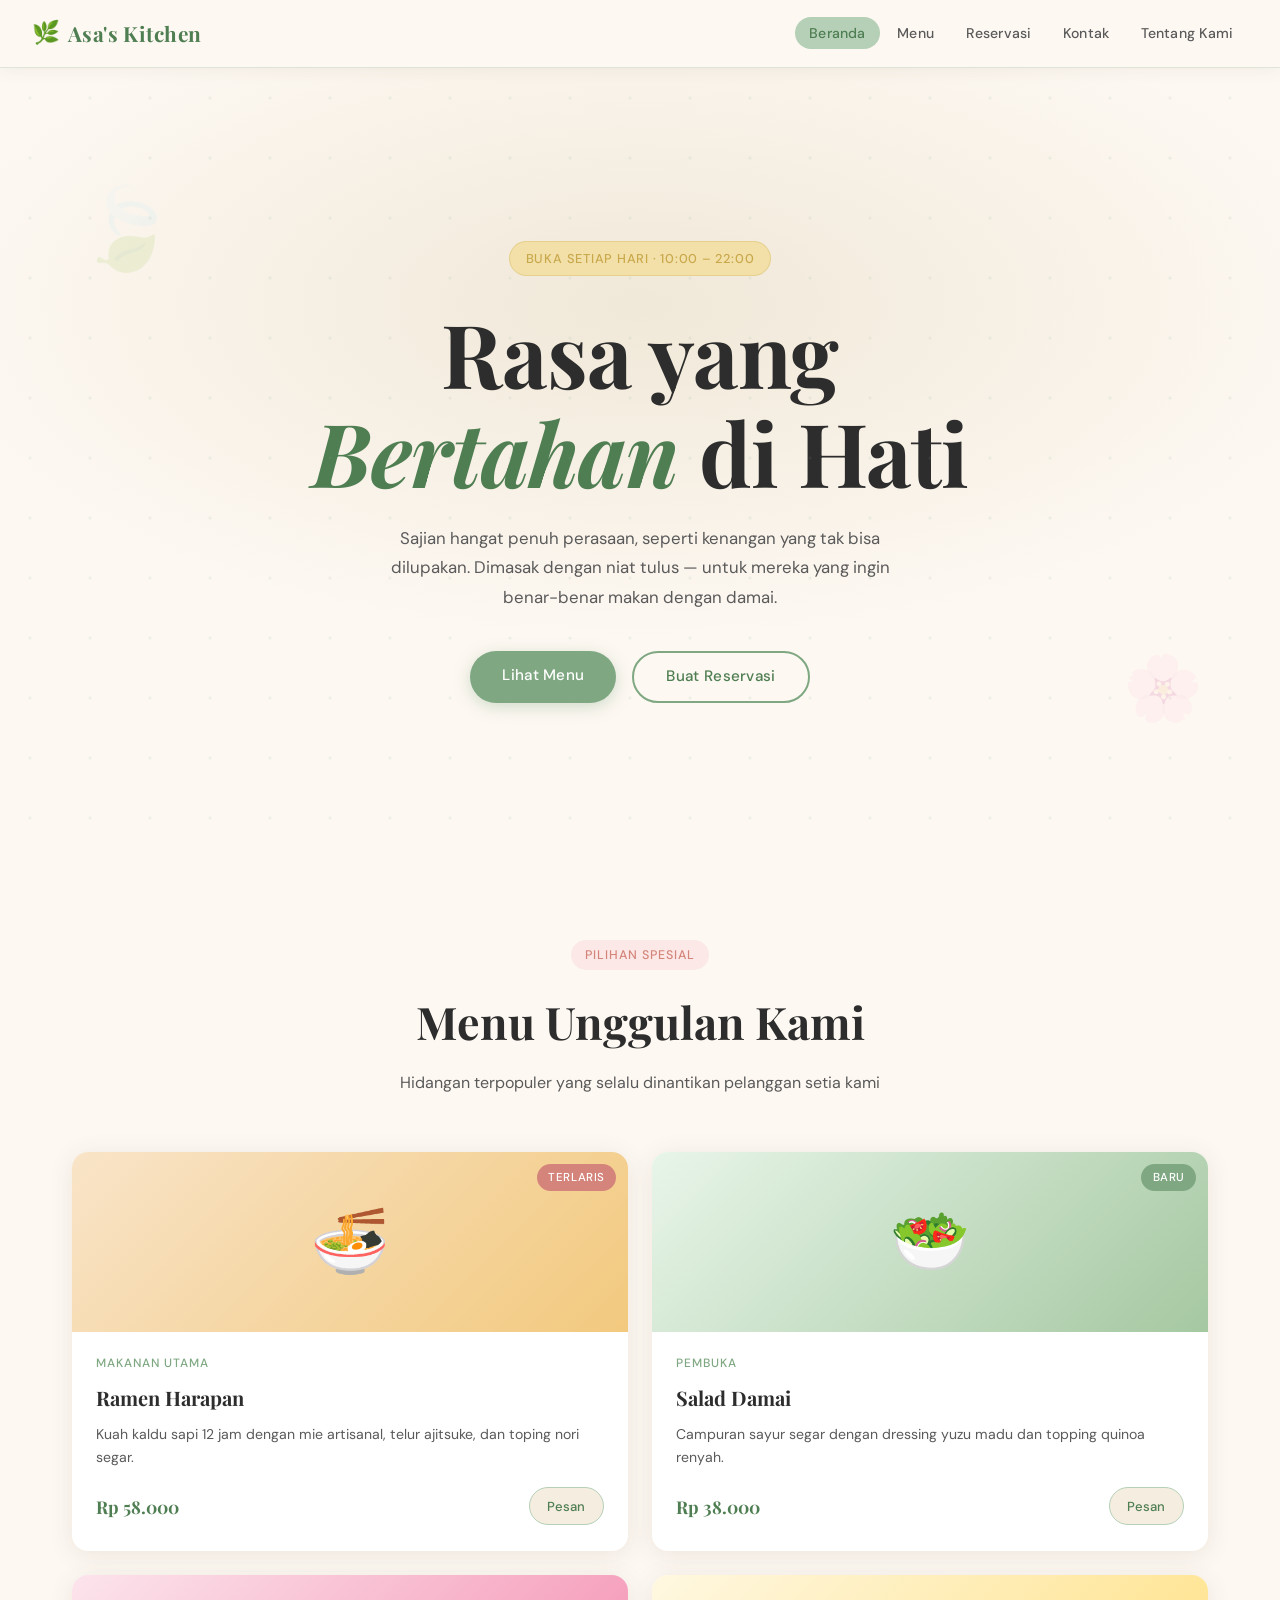
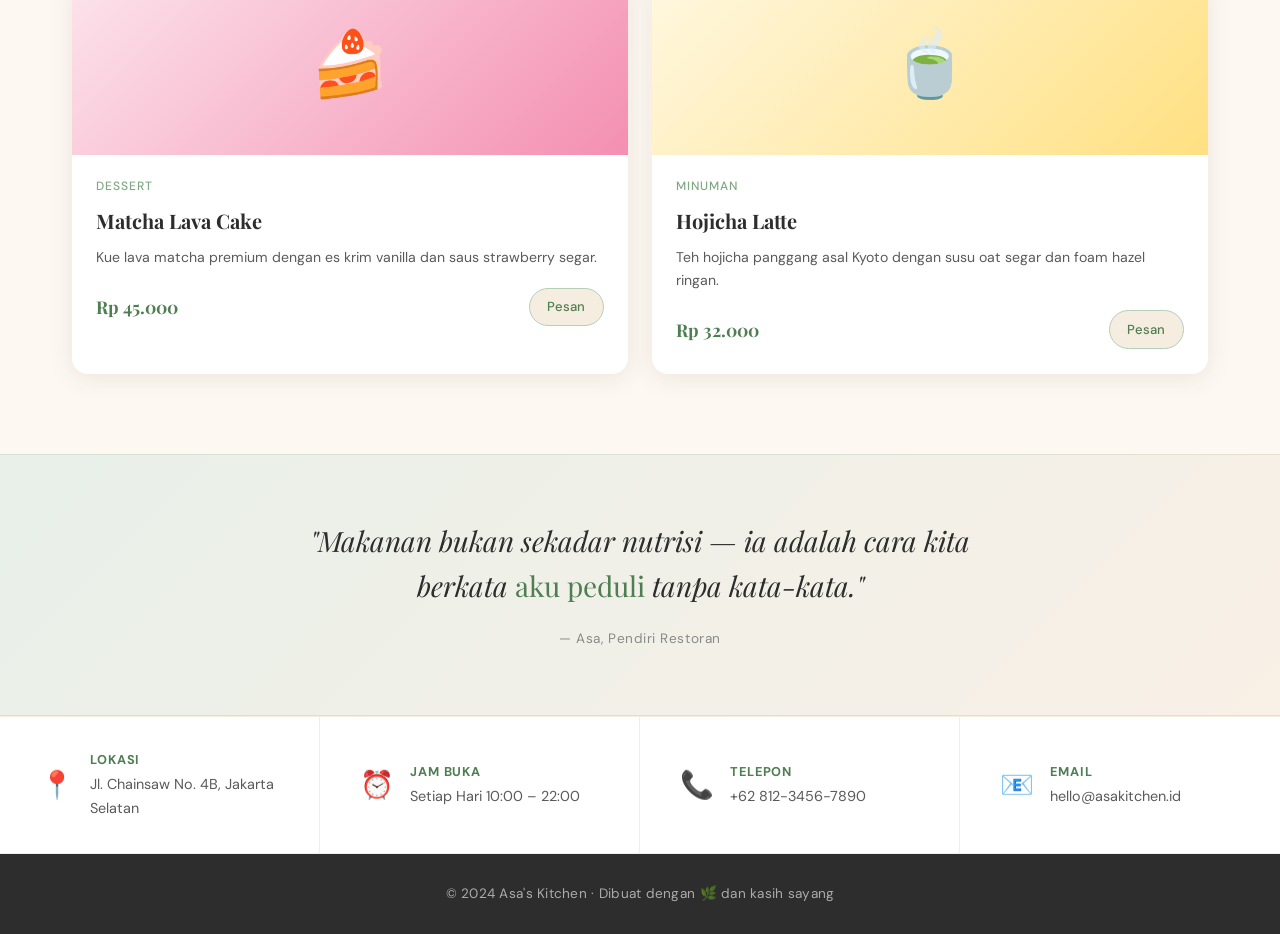
<file: index.html>
<!DOCTYPE html>
<html lang="id">
<head>
  <meta charset="UTF-8" />
  <meta name="viewport" content="width=device-width, initial-scale=1.0" />
  <title>Asa's Kitchen — Menu Restoran Digital</title>
  <link rel="preconnect" href="https://fonts.googleapis.com" />
  <link href="https://fonts.googleapis.com/css2?family=Playfair+Display:ital,wght@0,400;0,700;1,400&family=DM+Sans:wght@300;400;500&display=swap" rel="stylesheet" />
  <link rel="stylesheet" href="style.css" />
</head>
<body>

  <!-- NAVBAR -->
  <nav class="navbar" id="navbar">
    <div class="nav-brand">
      <span class="nav-logo">🌿</span>
      <span class="nav-title">Asa's Kitchen</span>
    </div>
    <button class="nav-toggle" id="navToggle" aria-label="Toggle menu">☰</button>
    <ul class="nav-links" id="navLinks">
      <li><a href="index.html" class="active">Beranda</a></li>
      <li><a href="menu.html">Menu</a></li>
      <li><a href="reservasi.html">Reservasi</a></li>
      <li><a href="kontak.html">Kontak</a></li>
      <li><a href="tentang.html">Tentang Kami</a></li>
    </ul>
  </nav>

  <!-- HERO -->
  <section class="hero">
    <div class="hero-badge">Buka Setiap Hari · 10:00 – 22:00</div>
    <h1 class="hero-title">Rasa yang<br><em>Bertahan</em> di Hati</h1>
    <p class="hero-sub">Sajian hangat penuh perasaan, seperti kenangan yang tak bisa dilupakan. Dimasak dengan niat tulus — untuk mereka yang ingin benar-benar makan dengan damai.</p>
    <div class="hero-cta">
      <a href="menu.html" class="btn-primary">Lihat Menu</a>
      <a href="reservasi.html" class="btn-outline">Buat Reservasi</a>
    </div>
    <div class="hero-deco deco-leaf">🍃</div>
    <div class="hero-deco deco-flower">🌸</div>
  </section>

  <!-- FEATURED SECTION -->
  <section class="section featured">
    <div class="section-header">
      <span class="section-tag">Pilihan Spesial</span>
      <h2>Menu Unggulan Kami</h2>
      <p>Hidangan terpopuler yang selalu dinantikan pelanggan setia kami</p>
    </div>

    <div class="cards-flex">
      <div class="card">
        <div class="card-img-wrap">
          <div class="card-img" style="background: linear-gradient(135deg, #f9e4c8 0%, #f2c97e 100%);">🍜</div>
          <span class="card-badge">Terlaris</span>
        </div>
        <div class="card-body">
          <div class="card-cat">Makanan Utama</div>
          <h3 class="card-title">Ramen Harapan</h3>
          <p class="card-desc">Kuah kaldu sapi 12 jam dengan mie artisanal, telur ajitsuke, dan toping nori segar.</p>
          <div class="card-footer">
            <span class="card-price">Rp 58.000</span>
            <a href="menu.html" class="card-btn">Pesan</a>
          </div>
        </div>
      </div>

      <div class="card">
        <div class="card-img-wrap">
          <div class="card-img" style="background: linear-gradient(135deg, #e8f5e9 0%, #a5c8a1 100%);">🥗</div>
          <span class="card-badge new">Baru</span>
        </div>
        <div class="card-body">
          <div class="card-cat">Pembuka</div>
          <h3 class="card-title">Salad Damai</h3>
          <p class="card-desc">Campuran sayur segar dengan dressing yuzu madu dan topping quinoa renyah.</p>
          <div class="card-footer">
            <span class="card-price">Rp 38.000</span>
            <a href="menu.html" class="card-btn">Pesan</a>
          </div>
        </div>
      </div>

      <div class="card">
        <div class="card-img-wrap">
          <div class="card-img" style="background: linear-gradient(135deg, #fce4ec 0%, #f48fb1 100%);">🍰</div>
        </div>
        <div class="card-body">
          <div class="card-cat">Dessert</div>
          <h3 class="card-title">Matcha Lava Cake</h3>
          <p class="card-desc">Kue lava matcha premium dengan es krim vanilla dan saus strawberry segar.</p>
          <div class="card-footer">
            <span class="card-price">Rp 45.000</span>
            <a href="menu.html" class="card-btn">Pesan</a>
          </div>
        </div>
      </div>

      <div class="card">
        <div class="card-img-wrap">
          <div class="card-img" style="background: linear-gradient(135deg, #fff8e1 0%, #ffe082 100%);">🍵</div>
        </div>
        <div class="card-body">
          <div class="card-cat">Minuman</div>
          <h3 class="card-title">Hojicha Latte</h3>
          <p class="card-desc">Teh hojicha panggang asal Kyoto dengan susu oat segar dan foam hazel ringan.</p>
          <div class="card-footer">
            <span class="card-price">Rp 32.000</span>
            <a href="menu.html" class="card-btn">Pesan</a>
          </div>
        </div>
      </div>
    </div>
  </section>

  <!-- QUOTE BANNER -->
  <section class="quote-banner">
    <blockquote>
      "Makanan bukan sekadar nutrisi — ia adalah cara kita berkata <em>aku peduli</em> tanpa kata-kata."
    </blockquote>
    <cite>— Asa, Pendiri Restoran</cite>
  </section>

  <!-- INFO STRIP -->
  <section class="info-strip">
    <div class="info-item">
      <span class="info-icon">📍</span>
      <div>
        <strong>Lokasi</strong>
        <p>Jl. Chainsaw No. 4B, Jakarta Selatan</p>
      </div>
    </div>
    <div class="info-item">
      <span class="info-icon">⏰</span>
      <div>
        <strong>Jam Buka</strong>
        <p>Setiap Hari 10:00 – 22:00</p>
      </div>
    </div>
    <div class="info-item">
      <span class="info-icon">📞</span>
      <div>
        <strong>Telepon</strong>
        <p>+62 812-3456-7890</p>
      </div>
    </div>
    <div class="info-item">
      <span class="info-icon">📧</span>
      <div>
        <strong>Email</strong>
        <p>hello@asakitchen.id</p>
      </div>
    </div>
  </section>

  <!-- FOOTER -->
  <footer class="footer">
    <p>© 2024 Asa's Kitchen · Dibuat dengan 🌿 dan kasih sayang</p>
  </footer>

  <script src="main.js"></script>
</body>
</html>
</file>
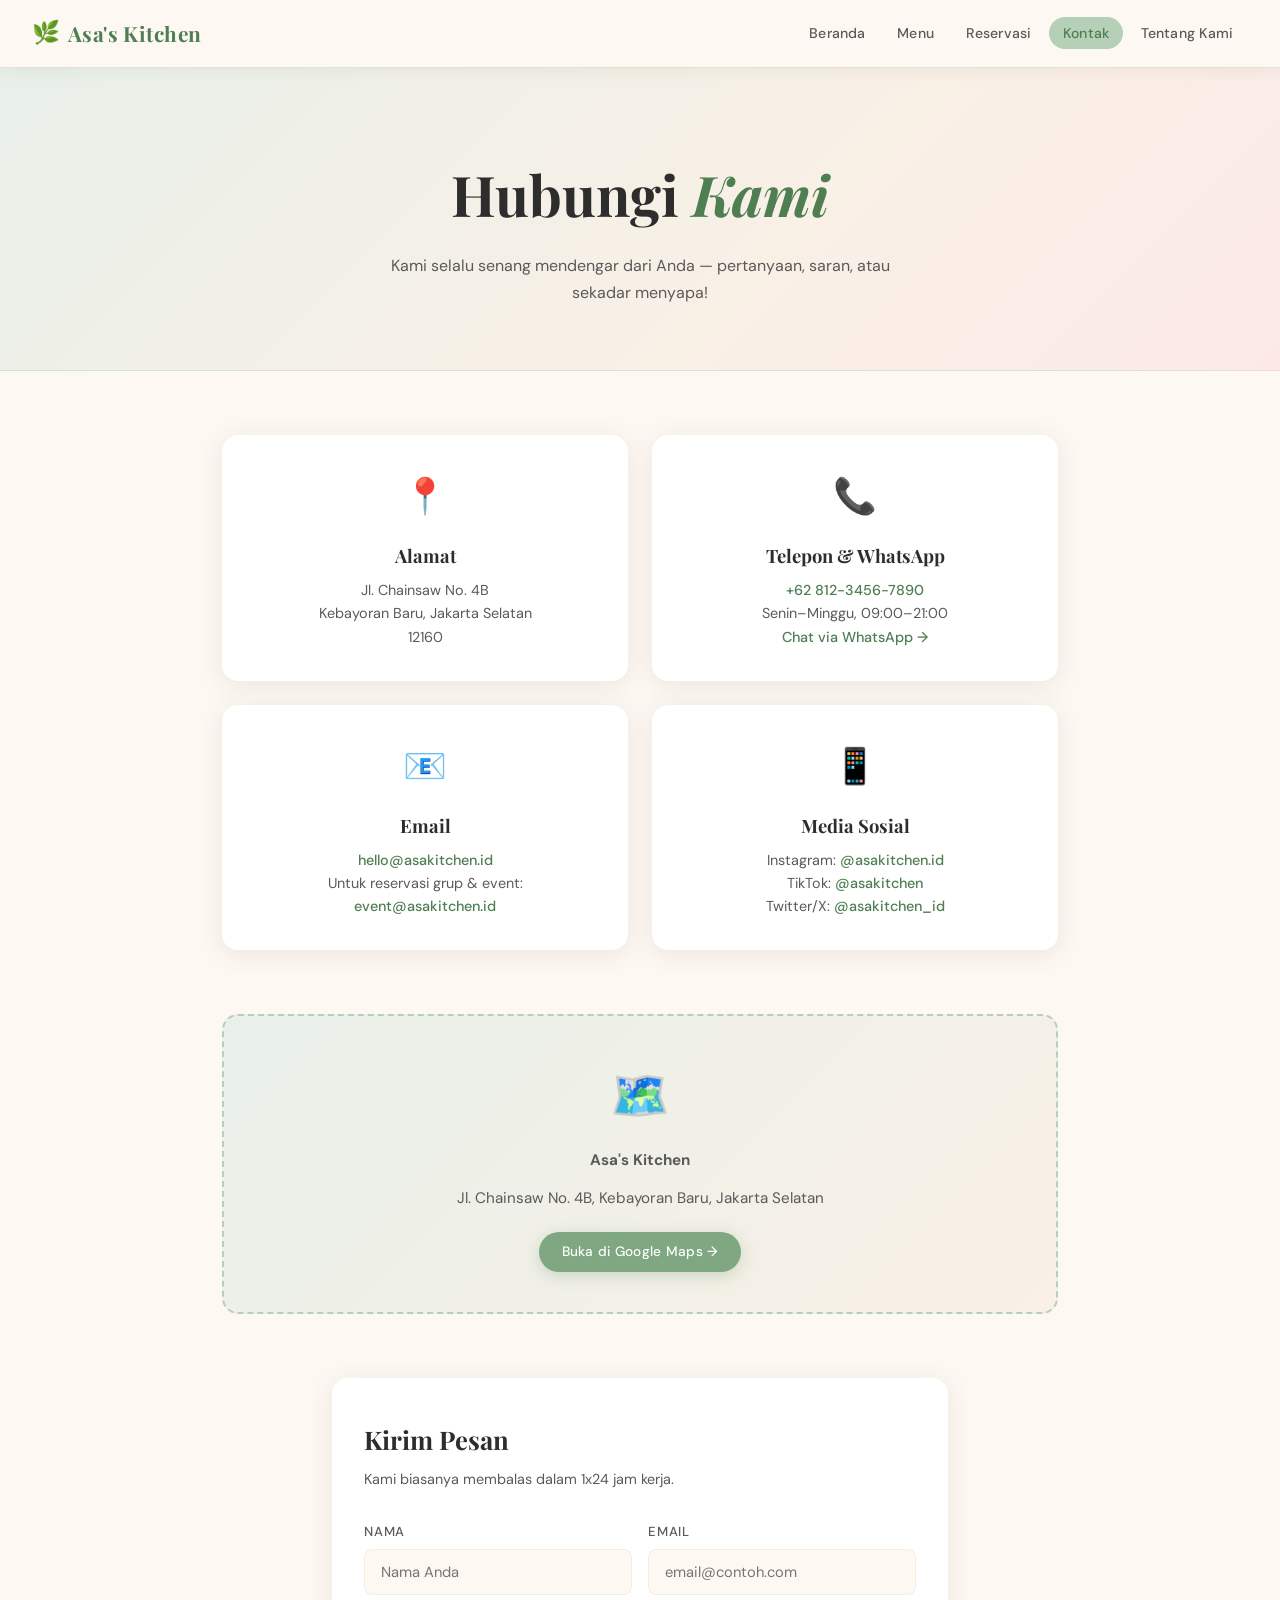
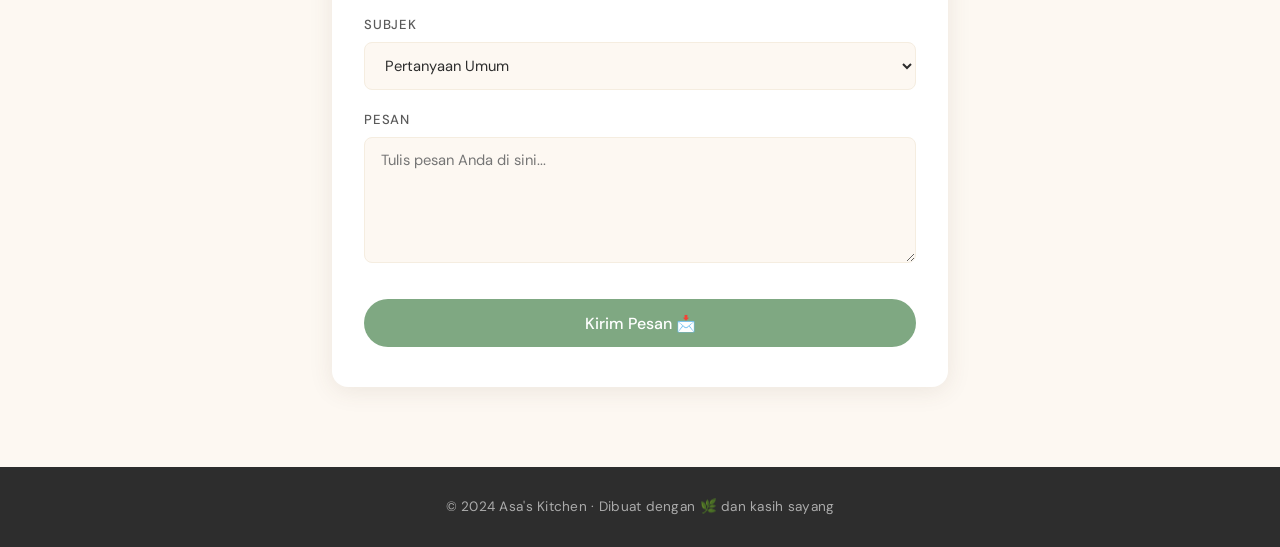
<file: kontak.html>
<!DOCTYPE html>
<html lang="id">
<head>
  <meta charset="UTF-8" />
  <meta name="viewport" content="width=device-width, initial-scale=1.0" />
  <title>Kontak — Asa's Kitchen</title>
  <link rel="preconnect" href="https://fonts.googleapis.com" />
  <link href="https://fonts.googleapis.com/css2?family=Playfair+Display:ital,wght@0,400;0,700;1,400&family=DM+Sans:wght@300;400;500&display=swap" rel="stylesheet" />
  <link rel="stylesheet" href="style.css" />
</head>
<body>

  <nav class="navbar" id="navbar">
    <div class="nav-brand">
      <span class="nav-logo">🌿</span>
      <span class="nav-title">Asa's Kitchen</span>
    </div>
    <button class="nav-toggle" id="navToggle">☰</button>
    <ul class="nav-links" id="navLinks">
      <li><a href="index.html">Beranda</a></li>
      <li><a href="menu.html">Menu</a></li>
      <li><a href="reservasi.html">Reservasi</a></li>
      <li><a href="kontak.html" class="active">Kontak</a></li>
      <li><a href="tentang.html">Tentang Kami</a></li>
    </ul>
  </nav>

  <div class="page-hero">
    <h1>Hubungi <em style="font-style:italic; color:var(--sage-dark)">Kami</em></h1>
    <p>Kami selalu senang mendengar dari Anda — pertanyaan, saran, atau sekadar menyapa!</p>
  </div>

  <!-- Info Cards -->
  <div class="kontak-grid">
    <div class="kontak-card">
      <span class="kontak-icon">📍</span>
      <h3>Alamat</h3>
      <p>Jl. Chainsaw No. 4B<br>Kebayoran Baru, Jakarta Selatan<br>12160</p>
    </div>

    <div class="kontak-card">
      <span class="kontak-icon">📞</span>
      <h3>Telepon & WhatsApp</h3>
      <p>
        <a href="tel:+6281234567890">+62 812-3456-7890</a><br>
        Senin–Minggu, 09:00–21:00<br>
        <a href="https://wa.me/6281234567890" target="_blank" style="color:var(--sage-dark)">Chat via WhatsApp →</a>
      </p>
    </div>

    <div class="kontak-card">
      <span class="kontak-icon">📧</span>
      <h3>Email</h3>
      <p>
        <a href="mailto:hello@asakitchen.id">hello@asakitchen.id</a><br>
        Untuk reservasi grup & event:<br>
        <a href="mailto:event@asakitchen.id">event@asakitchen.id</a>
      </p>
    </div>

    <div class="kontak-card">
      <span class="kontak-icon">📱</span>
      <h3>Media Sosial</h3>
      <p>
        Instagram: <a href="#" target="_blank">@asakitchen.id</a><br>
        TikTok: <a href="#" target="_blank">@asakitchen</a><br>
        Twitter/X: <a href="#" target="_blank">@asakitchen_id</a>
      </p>
    </div>
  </div>

  <!-- Map Placeholder -->
  <div class="map-placeholder">
    <div class="map-box">
      <span class="map-icon">🗺️</span>
      <p><strong>Asa's Kitchen</strong></p>
      <p>Jl. Chainsaw No. 4B, Kebayoran Baru, Jakarta Selatan</p>
      <a href="https://maps.google.com" target="_blank" class="btn-primary" style="margin-top:0.5rem; font-size:0.85rem; padding:0.55rem 1.4rem;">Buka di Google Maps →</a>
    </div>
  </div>

  <!-- Contact Form -->
  <section style="max-width: 680px; margin: 0 auto 5rem; padding: 0 2rem;">
    <div style="background: var(--white); border-radius: var(--radius); padding: 2.5rem 2rem; box-shadow: var(--shadow);">
      <h2 style="font-family: var(--ff-display); font-size: 1.6rem; margin-bottom: 0.5rem;">Kirim Pesan</h2>
      <p style="color: var(--ink-soft); font-size:0.9rem; margin-bottom:1.8rem;">Kami biasanya membalas dalam 1x24 jam kerja.</p>

      <div class="form-row">
        <div class="form-group">
          <label>Nama</label>
          <input type="text" placeholder="Nama Anda" />
        </div>
        <div class="form-group">
          <label>Email</label>
          <input type="email" placeholder="email@contoh.com" />
        </div>
      </div>

      <div class="form-group">
        <label>Subjek</label>
        <select>
          <option>Pertanyaan Umum</option>
          <option>Reservasi & Pemesanan</option>
          <option>Umpan Balik</option>
          <option>Kerjasama & Event</option>
          <option>Lainnya</option>
        </select>
      </div>

      <div class="form-group">
        <label>Pesan</label>
        <textarea rows="5" placeholder="Tulis pesan Anda di sini..."></textarea>
      </div>

      <button class="form-submit" onclick="sendMessage()">Kirim Pesan 📩</button>
    </div>
  </section>

  <div class="toast" id="toast">✉️ Pesan berhasil dikirim! Terima kasih telah menghubungi kami.</div>

  <footer class="footer">
    <p>© 2024 Asa's Kitchen · Dibuat dengan 🌿 dan kasih sayang</p>
  </footer>

  <script src="main.js"></script>
  <script>
    function sendMessage() {
      const toast = document.getElementById('toast');
      toast.classList.add('show');
      setTimeout(() => toast.classList.remove('show'), 4000);
    }
  </script>
</body>
</html>
</file>
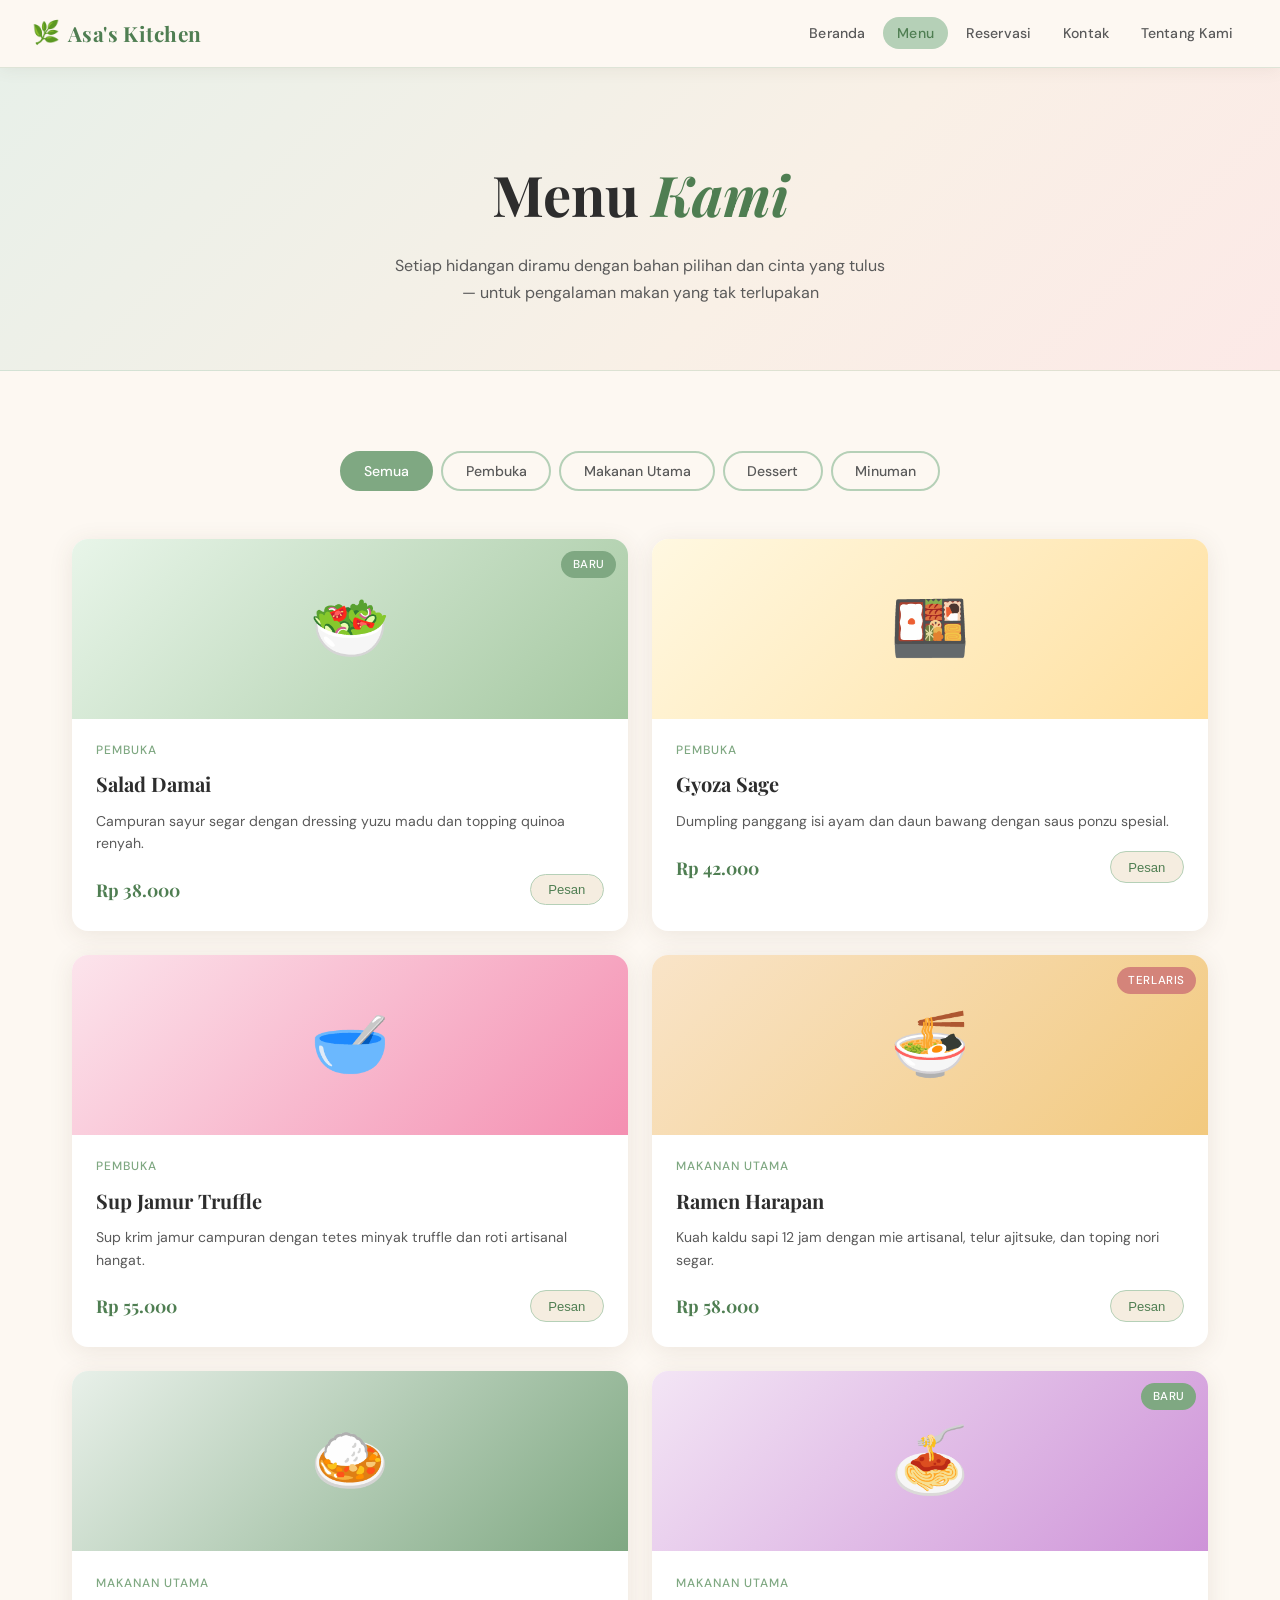
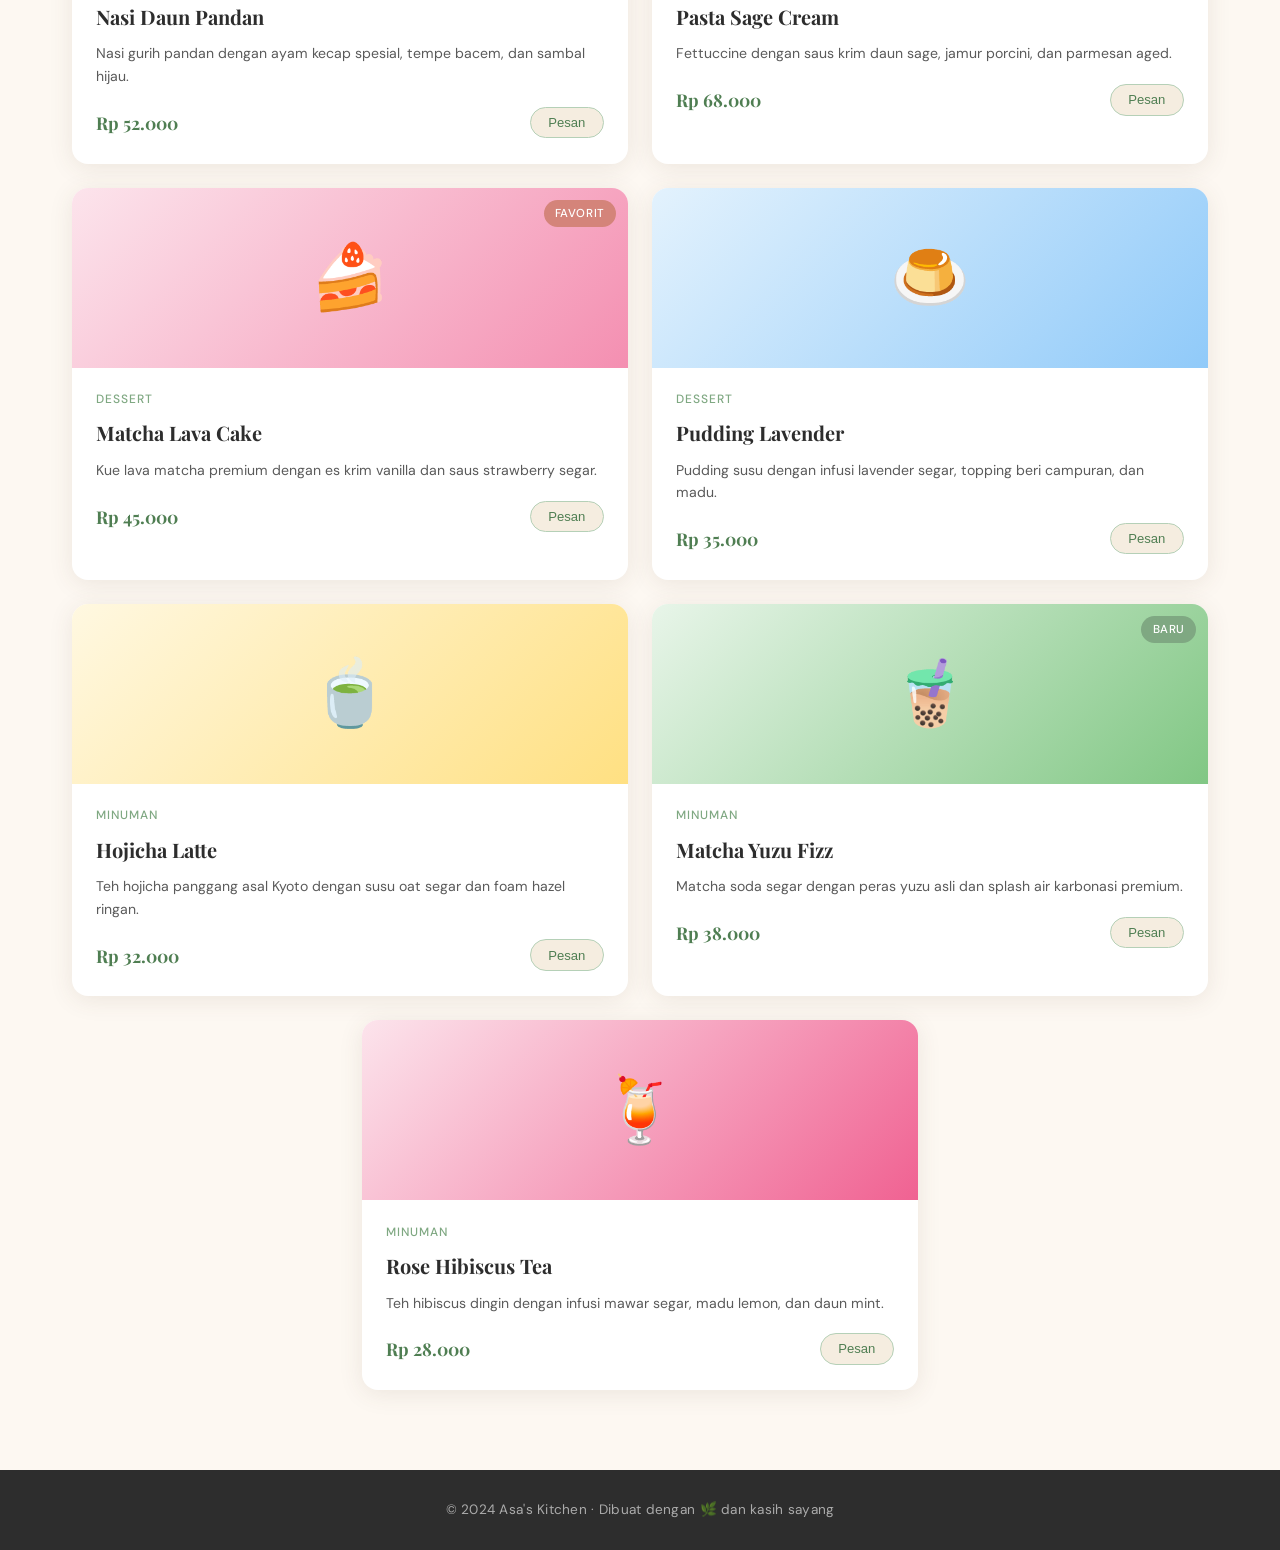
<file: menu.html>
<!DOCTYPE html>
<html lang="id">
<head>
  <meta charset="UTF-8" />
  <meta name="viewport" content="width=device-width, initial-scale=1.0" />
  <title>Menu — Asa's Kitchen</title>
  <link rel="preconnect" href="https://fonts.googleapis.com" />
  <link href="https://fonts.googleapis.com/css2?family=Playfair+Display:ital,wght@0,400;0,700;1,400&family=DM+Sans:wght@300;400;500&display=swap" rel="stylesheet" />
  <link rel="stylesheet" href="style.css" />
</head>
<body>

  <nav class="navbar" id="navbar">
    <div class="nav-brand">
      <span class="nav-logo">🌿</span>
      <span class="nav-title">Asa's Kitchen</span>
    </div>
    <button class="nav-toggle" id="navToggle">☰</button>
    <ul class="nav-links" id="navLinks">
      <li><a href="index.html">Beranda</a></li>
      <li><a href="menu.html" class="active">Menu</a></li>
      <li><a href="reservasi.html">Reservasi</a></li>
      <li><a href="kontak.html">Kontak</a></li>
      <li><a href="tentang.html">Tentang Kami</a></li>
    </ul>
  </nav>

  <div class="page-hero">
    <h1>Menu <em style="font-style:italic; color:var(--sage-dark)">Kami</em></h1>
    <p>Setiap hidangan diramu dengan bahan pilihan dan cinta yang tulus — untuk pengalaman makan yang tak terlupakan</p>
  </div>

  <section class="section">
    <div class="menu-tabs">
      <button class="tab-btn active" data-tab="semua">Semua</button>
      <button class="tab-btn" data-tab="pembuka">Pembuka</button>
      <button class="tab-btn" data-tab="utama">Makanan Utama</button>
      <button class="tab-btn" data-tab="dessert">Dessert</button>
      <button class="tab-btn" data-tab="minuman">Minuman</button>
    </div>

    <!-- SEMUA / PEMBUKA -->
    <div class="menu-category visible" id="tab-semua">
      <!-- Pembuka -->
      <div class="card" data-cat="pembuka">
        <div class="card-img-wrap">
          <div class="card-img" style="background: linear-gradient(135deg,#e8f5e9,#a5c8a1)">🥗</div>
          <span class="card-badge new">Baru</span>
        </div>
        <div class="card-body">
          <div class="card-cat">Pembuka</div>
          <h3 class="card-title">Salad Damai</h3>
          <p class="card-desc">Campuran sayur segar dengan dressing yuzu madu dan topping quinoa renyah.</p>
          <div class="card-footer">
            <span class="card-price">Rp 38.000</span>
            <button class="card-btn" onclick="addToOrder(this, 'Salad Damai')">Pesan</button>
          </div>
        </div>
      </div>

      <div class="card" data-cat="pembuka">
        <div class="card-img-wrap">
          <div class="card-img" style="background: linear-gradient(135deg,#fff8e1,#ffe0a0)">🍱</div>
        </div>
        <div class="card-body">
          <div class="card-cat">Pembuka</div>
          <h3 class="card-title">Gyoza Sage</h3>
          <p class="card-desc">Dumpling panggang isi ayam dan daun bawang dengan saus ponzu spesial.</p>
          <div class="card-footer">
            <span class="card-price">Rp 42.000</span>
            <button class="card-btn" onclick="addToOrder(this, 'Gyoza Sage')">Pesan</button>
          </div>
        </div>
      </div>

      <div class="card" data-cat="pembuka">
        <div class="card-img-wrap">
          <div class="card-img" style="background: linear-gradient(135deg,#fce4ec,#f48fb1)">🥣</div>
        </div>
        <div class="card-body">
          <div class="card-cat">Pembuka</div>
          <h3 class="card-title">Sup Jamur Truffle</h3>
          <p class="card-desc">Sup krim jamur campuran dengan tetes minyak truffle dan roti artisanal hangat.</p>
          <div class="card-footer">
            <span class="card-price">Rp 55.000</span>
            <button class="card-btn" onclick="addToOrder(this, 'Sup Jamur Truffle')">Pesan</button>
          </div>
        </div>
      </div>

      <!-- Makanan Utama -->
      <div class="card" data-cat="utama">
        <div class="card-img-wrap">
          <div class="card-img" style="background: linear-gradient(135deg,#f9e4c8,#f2c97e)">🍜</div>
          <span class="card-badge">Terlaris</span>
        </div>
        <div class="card-body">
          <div class="card-cat">Makanan Utama</div>
          <h3 class="card-title">Ramen Harapan</h3>
          <p class="card-desc">Kuah kaldu sapi 12 jam dengan mie artisanal, telur ajitsuke, dan toping nori segar.</p>
          <div class="card-footer">
            <span class="card-price">Rp 58.000</span>
            <button class="card-btn" onclick="addToOrder(this, 'Ramen Harapan')">Pesan</button>
          </div>
        </div>
      </div>

      <div class="card" data-cat="utama">
        <div class="card-img-wrap">
          <div class="card-img" style="background: linear-gradient(135deg,#e8f0e9,#7fa882)">🍛</div>
        </div>
        <div class="card-body">
          <div class="card-cat">Makanan Utama</div>
          <h3 class="card-title">Nasi Daun Pandan</h3>
          <p class="card-desc">Nasi gurih pandan dengan ayam kecap spesial, tempe bacem, dan sambal hijau.</p>
          <div class="card-footer">
            <span class="card-price">Rp 52.000</span>
            <button class="card-btn" onclick="addToOrder(this, 'Nasi Daun Pandan')">Pesan</button>
          </div>
        </div>
      </div>

      <div class="card" data-cat="utama">
        <div class="card-img-wrap">
          <div class="card-img" style="background: linear-gradient(135deg,#f3e5f5,#ce93d8)">🍝</div>
          <span class="card-badge new">Baru</span>
        </div>
        <div class="card-body">
          <div class="card-cat">Makanan Utama</div>
          <h3 class="card-title">Pasta Sage Cream</h3>
          <p class="card-desc">Fettuccine dengan saus krim daun sage, jamur porcini, dan parmesan aged.</p>
          <div class="card-footer">
            <span class="card-price">Rp 68.000</span>
            <button class="card-btn" onclick="addToOrder(this, 'Pasta Sage Cream')">Pesan</button>
          </div>
        </div>
      </div>

      <!-- Dessert -->
      <div class="card" data-cat="dessert">
        <div class="card-img-wrap">
          <div class="card-img" style="background: linear-gradient(135deg,#fce4ec,#f48fb1)">🍰</div>
          <span class="card-badge">Favorit</span>
        </div>
        <div class="card-body">
          <div class="card-cat">Dessert</div>
          <h3 class="card-title">Matcha Lava Cake</h3>
          <p class="card-desc">Kue lava matcha premium dengan es krim vanilla dan saus strawberry segar.</p>
          <div class="card-footer">
            <span class="card-price">Rp 45.000</span>
            <button class="card-btn" onclick="addToOrder(this, 'Matcha Lava Cake')">Pesan</button>
          </div>
        </div>
      </div>

      <div class="card" data-cat="dessert">
        <div class="card-img-wrap">
          <div class="card-img" style="background: linear-gradient(135deg,#e3f2fd,#90caf9)">🍮</div>
        </div>
        <div class="card-body">
          <div class="card-cat">Dessert</div>
          <h3 class="card-title">Pudding Lavender</h3>
          <p class="card-desc">Pudding susu dengan infusi lavender segar, topping beri campuran, dan madu.</p>
          <div class="card-footer">
            <span class="card-price">Rp 35.000</span>
            <button class="card-btn" onclick="addToOrder(this, 'Pudding Lavender')">Pesan</button>
          </div>
        </div>
      </div>

      <!-- Minuman -->
      <div class="card" data-cat="minuman">
        <div class="card-img-wrap">
          <div class="card-img" style="background: linear-gradient(135deg,#fff8e1,#ffe082)">🍵</div>
        </div>
        <div class="card-body">
          <div class="card-cat">Minuman</div>
          <h3 class="card-title">Hojicha Latte</h3>
          <p class="card-desc">Teh hojicha panggang asal Kyoto dengan susu oat segar dan foam hazel ringan.</p>
          <div class="card-footer">
            <span class="card-price">Rp 32.000</span>
            <button class="card-btn" onclick="addToOrder(this, 'Hojicha Latte')">Pesan</button>
          </div>
        </div>
      </div>

      <div class="card" data-cat="minuman">
        <div class="card-img-wrap">
          <div class="card-img" style="background: linear-gradient(135deg,#e8f5e9,#81c784)">🧋</div>
          <span class="card-badge new">Baru</span>
        </div>
        <div class="card-body">
          <div class="card-cat">Minuman</div>
          <h3 class="card-title">Matcha Yuzu Fizz</h3>
          <p class="card-desc">Matcha soda segar dengan peras yuzu asli dan splash air karbonasi premium.</p>
          <div class="card-footer">
            <span class="card-price">Rp 38.000</span>
            <button class="card-btn" onclick="addToOrder(this, 'Matcha Yuzu Fizz')">Pesan</button>
          </div>
        </div>
      </div>

      <div class="card" data-cat="minuman">
        <div class="card-img-wrap">
          <div class="card-img" style="background: linear-gradient(135deg,#fce4ec,#f06292)">🍹</div>
        </div>
        <div class="card-body">
          <div class="card-cat">Minuman</div>
          <h3 class="card-title">Rose Hibiscus Tea</h3>
          <p class="card-desc">Teh hibiscus dingin dengan infusi mawar segar, madu lemon, dan daun mint.</p>
          <div class="card-footer">
            <span class="card-price">Rp 28.000</span>
            <button class="card-btn" onclick="addToOrder(this, 'Rose Hibiscus Tea')">Pesan</button>
          </div>
        </div>
      </div>
    </div>

    <!-- Filtered categories -->
    <div class="menu-category" id="tab-pembuka"></div>
    <div class="menu-category" id="tab-utama"></div>
    <div class="menu-category" id="tab-dessert"></div>
    <div class="menu-category" id="tab-minuman"></div>
  </section>

  <!-- Order counter badge -->
  <div class="order-badge" id="orderBadge" style="display:none">
    🛒 <span id="orderCount">0</span> item dipilih
    <a href="reservasi.html" style="margin-left:0.8rem; font-weight:500; color:var(--gold); text-decoration:underline">Lanjut Reservasi →</a>
  </div>

  <footer class="footer">
    <p>© 2024 Asa's Kitchen · Dibuat dengan 🌿 dan kasih sayang</p>
  </footer>

  <style>
    .order-badge {
      position: fixed;
      bottom: 1.5rem;
      left: 50%;
      transform: translateX(-50%);
      background: var(--ink);
      color: var(--white);
      padding: 0.9rem 2rem;
      border-radius: 50px;
      font-size: 0.9rem;
      box-shadow: 0 8px 30px rgba(0,0,0,0.25);
      z-index: 999;
      white-space: nowrap;
      animation: slideUp 0.4s ease;
    }
    @keyframes slideUp { from { opacity:0; transform: translateX(-50%) translateY(20px); } }
  </style>

  <script src="main.js"></script>
  <script>
    // Tab filtering
    const tabBtns = document.querySelectorAll('.tab-btn');
    tabBtns.forEach(btn => {
      btn.addEventListener('click', () => {
        tabBtns.forEach(b => b.classList.remove('active'));
        btn.classList.add('active');
        const tab = btn.dataset.tab;

        document.getElementById('tab-semua').classList.remove('visible');

        const filtered = ['pembuka','utama','dessert','minuman'];
        filtered.forEach(c => document.getElementById('tab-' + c).classList.remove('visible'));

        if (tab === 'semua') {
          document.getElementById('tab-semua').classList.add('visible');
        } else {
          const el = document.getElementById('tab-' + tab);
          const allCards = document.querySelectorAll('#tab-semua .card');
          el.innerHTML = '';
          allCards.forEach(card => {
            if (card.dataset.cat === tab) {
              el.appendChild(card.cloneNode(true));
            }
          });
          // Re-attach click events
          el.querySelectorAll('.card-btn').forEach(btn => {
            btn.addEventListener('click', function() {
              addToOrder(this, this.closest('.card').querySelector('.card-title').textContent);
            });
          });
          el.classList.add('visible');
        }
      });
    });

    let orderCount = 0;
    function addToOrder(btn, name) {
      orderCount++;
      document.getElementById('orderCount').textContent = orderCount;
      document.getElementById('orderBadge').style.display = 'flex';
      btn.textContent = '✓ Ditambah';
      btn.style.background = 'var(--sage)';
      btn.style.color = 'var(--white)';
      setTimeout(() => { btn.textContent = 'Pesan'; btn.style.background = ''; btn.style.color = ''; }, 2000);
    }
  </script>
</body>
</html>
</file>
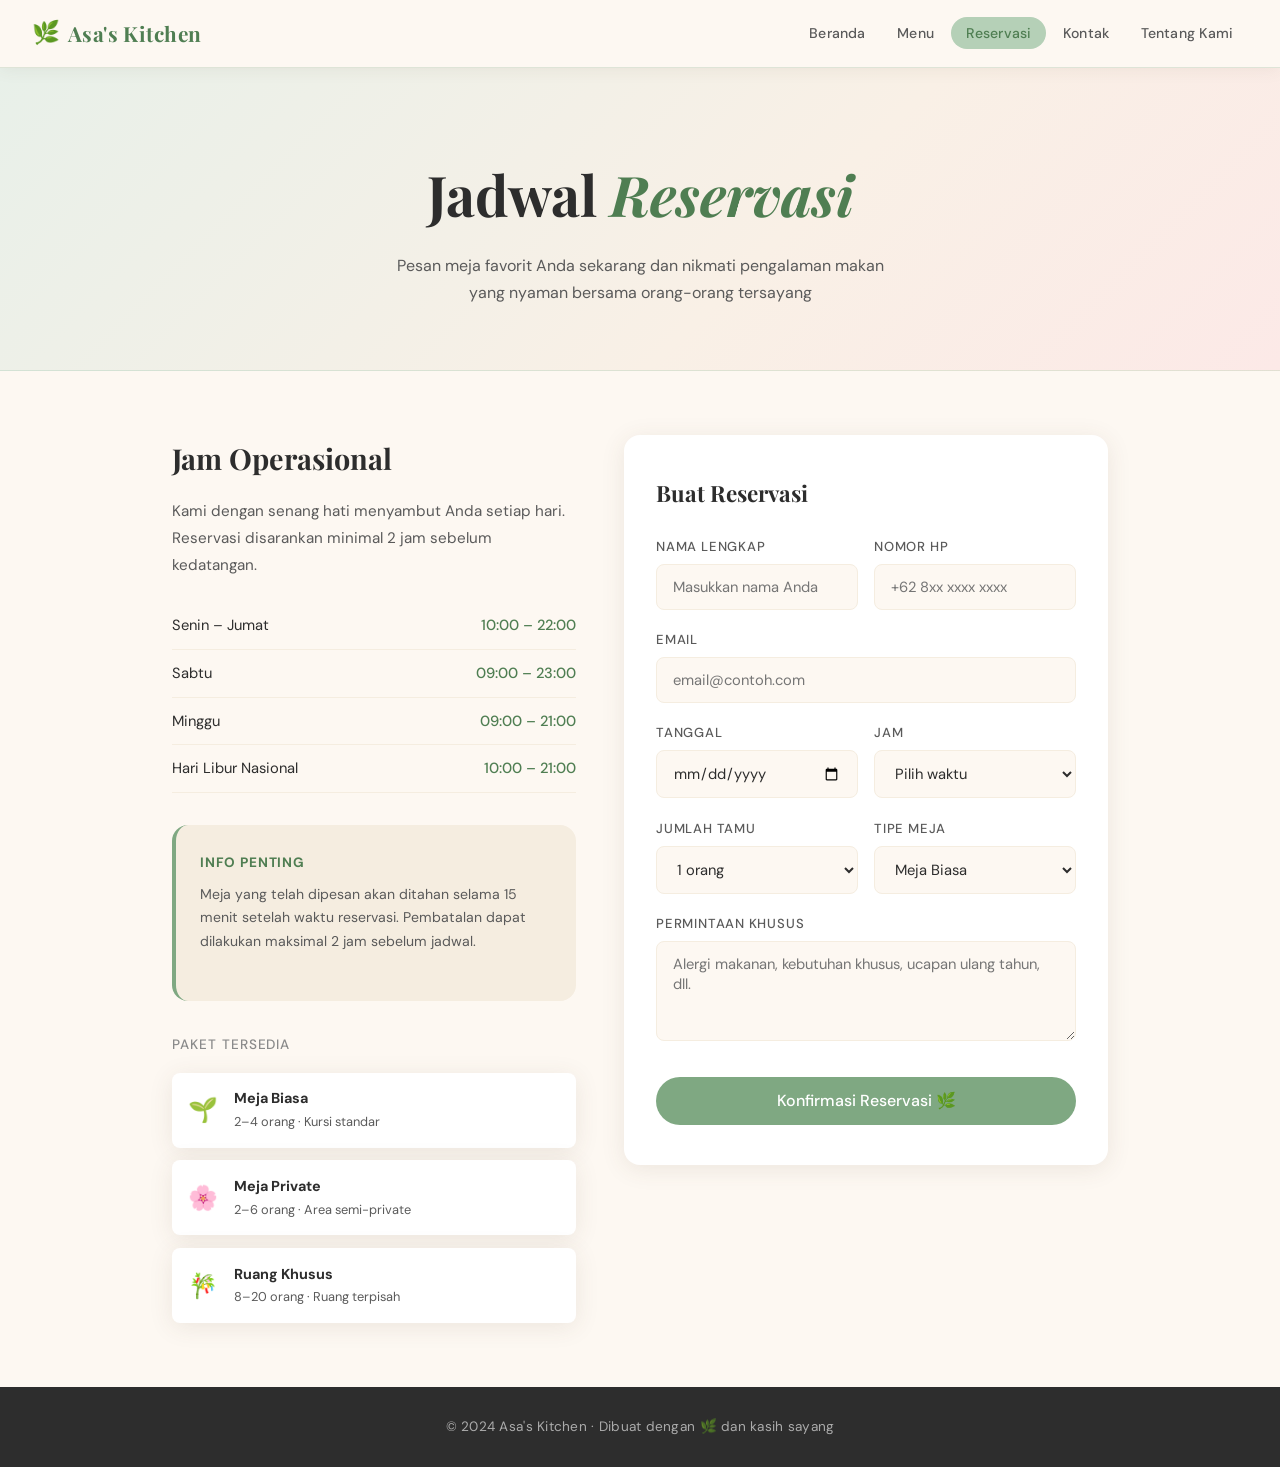
<file: reservasi.html>
<!DOCTYPE html>
<html lang="id">
<head>
  <meta charset="UTF-8" />
  <meta name="viewport" content="width=device-width, initial-scale=1.0" />
  <title>Reservasi — Asa's Kitchen</title>
  <link rel="preconnect" href="https://fonts.googleapis.com" />
  <link href="https://fonts.googleapis.com/css2?family=Playfair+Display:ital,wght@0,400;0,700;1,400&family=DM+Sans:wght@300;400;500&display=swap" rel="stylesheet" />
  <link rel="stylesheet" href="style.css" />
</head>
<body>

  <nav class="navbar" id="navbar">
    <div class="nav-brand">
      <span class="nav-logo">🌿</span>
      <span class="nav-title">Asa's Kitchen</span>
    </div>
    <button class="nav-toggle" id="navToggle">☰</button>
    <ul class="nav-links" id="navLinks">
      <li><a href="index.html">Beranda</a></li>
      <li><a href="menu.html">Menu</a></li>
      <li><a href="reservasi.html" class="active">Reservasi</a></li>
      <li><a href="kontak.html">Kontak</a></li>
      <li><a href="tentang.html">Tentang Kami</a></li>
    </ul>
  </nav>

  <div class="page-hero">
    <h1>Jadwal <em style="font-style:italic; color:var(--sage-dark)">Reservasi</em></h1>
    <p>Pesan meja favorit Anda sekarang dan nikmati pengalaman makan yang nyaman bersama orang-orang tersayang</p>
  </div>

  <div class="reservasi-wrap">
    <!-- Info -->
    <div class="reservasi-info">
      <h2>Jam Operasional</h2>
      <p>Kami dengan senang hati menyambut Anda setiap hari. Reservasi disarankan minimal 2 jam sebelum kedatangan.</p>

      <ul class="schedule-list">
        <li><span>Senin – Jumat</span><span>10:00 – 22:00</span></li>
        <li><span>Sabtu</span><span>09:00 – 23:00</span></li>
        <li><span>Minggu</span><span>09:00 – 21:00</span></li>
        <li><span>Hari Libur Nasional</span><span>10:00 – 21:00</span></li>
      </ul>

      <div style="margin-top: 2rem; padding: 1.5rem; background: var(--cream-dark); border-radius: var(--radius); border-left: 4px solid var(--sage);">
        <strong style="font-size:0.85rem; text-transform:uppercase; letter-spacing:0.06em; color:var(--sage-dark);">Info Penting</strong>
        <p style="font-size:0.88rem; color:var(--ink-soft); margin-top:0.5rem; line-height:1.65;">
          Meja yang telah dipesan akan ditahan selama 15 menit setelah waktu reservasi. Pembatalan dapat dilakukan maksimal 2 jam sebelum jadwal.
        </p>
      </div>

      <!-- Package cards -->
      <div style="margin-top: 2rem;">
        <p style="font-size:0.85rem; font-weight:500; text-transform:uppercase; letter-spacing:0.07em; color:var(--ink-mute); margin-bottom:1rem;">Paket Tersedia</p>
        <div style="display:flex; flex-direction:column; gap:0.8rem;">
          <div class="package-item">
            <span class="pkg-icon">🌱</span>
            <div>
              <strong>Meja Biasa</strong>
              <p>2–4 orang · Kursi standar</p>
            </div>
          </div>
          <div class="package-item">
            <span class="pkg-icon">🌸</span>
            <div>
              <strong>Meja Private</strong>
              <p>2–6 orang · Area semi-private</p>
            </div>
          </div>
          <div class="package-item">
            <span class="pkg-icon">🎋</span>
            <div>
              <strong>Ruang Khusus</strong>
              <p>8–20 orang · Ruang terpisah</p>
            </div>
          </div>
        </div>
      </div>
    </div>

    <!-- Form -->
    <div class="reservasi-form">
      <h3>Buat Reservasi</h3>

      <div class="form-row">
        <div class="form-group">
          <label>Nama Lengkap</label>
          <input type="text" id="resName" placeholder="Masukkan nama Anda" />
        </div>
        <div class="form-group">
          <label>Nomor HP</label>
          <input type="tel" id="resPhone" placeholder="+62 8xx xxxx xxxx" />
        </div>
      </div>

      <div class="form-group">
        <label>Email</label>
        <input type="email" id="resEmail" placeholder="email@contoh.com" />
      </div>

      <div class="form-row">
        <div class="form-group">
          <label>Tanggal</label>
          <input type="date" id="resDate" />
        </div>
        <div class="form-group">
          <label>Jam</label>
          <select id="resTime">
            <option value="">Pilih waktu</option>
            <option>10:00</option><option>11:00</option><option>12:00</option>
            <option>13:00</option><option>14:00</option><option>15:00</option>
            <option>16:00</option><option>17:00</option><option>18:00</option>
            <option>19:00</option><option>20:00</option><option>21:00</option>
          </select>
        </div>
      </div>

      <div class="form-row">
        <div class="form-group">
          <label>Jumlah Tamu</label>
          <select id="resGuests">
            <option>1 orang</option><option>2 orang</option><option>3 orang</option>
            <option>4 orang</option><option>5 orang</option><option>6 orang</option>
            <option>7–10 orang</option><option>10+ orang</option>
          </select>
        </div>
        <div class="form-group">
          <label>Tipe Meja</label>
          <select id="resTable">
            <option>Meja Biasa</option>
            <option>Meja Private</option>
            <option>Ruang Khusus</option>
          </select>
        </div>
      </div>

      <div class="form-group">
        <label>Permintaan Khusus</label>
        <textarea id="resNote" placeholder="Alergi makanan, kebutuhan khusus, ucapan ulang tahun, dll."></textarea>
      </div>

      <button class="form-submit" onclick="submitReservasi()">Konfirmasi Reservasi 🌿</button>
    </div>
  </div>

  <div class="toast" id="toast">✅ Reservasi berhasil dikirim! Kami akan segera menghubungi Anda.</div>

  <footer class="footer">
    <p>© 2024 Asa's Kitchen · Dibuat dengan 🌿 dan kasih sayang</p>
  </footer>

  <style>
    .package-item {
      display: flex;
      align-items: center;
      gap: 1rem;
      padding: 0.9rem 1rem;
      background: var(--white);
      border-radius: var(--radius-sm);
      box-shadow: var(--shadow);
      transition: var(--transition);
    }
    .package-item:hover { transform: translateX(4px); }
    .pkg-icon { font-size: 1.5rem; }
    .package-item strong { display: block; font-size: 0.9rem; color: var(--ink); }
    .package-item p { font-size: 0.8rem; color: var(--ink-soft); margin: 0; }
  </style>

  <script src="main.js"></script>
  <script>
    // Set min date to today
    const today = new Date().toISOString().split('T')[0];
    document.getElementById('resDate').min = today;

    function submitReservasi() {
      const name = document.getElementById('resName').value;
      const date = document.getElementById('resDate').value;
      const time = document.getElementById('resTime').value;

      if (!name || !date || !time) {
        alert('Mohon lengkapi nama, tanggal, dan jam reservasi Anda!');
        return;
      }

      const toast = document.getElementById('toast');
      toast.classList.add('show');
      setTimeout(() => toast.classList.remove('show'), 4000);
    }
  </script>
</body>
</html>
</file>
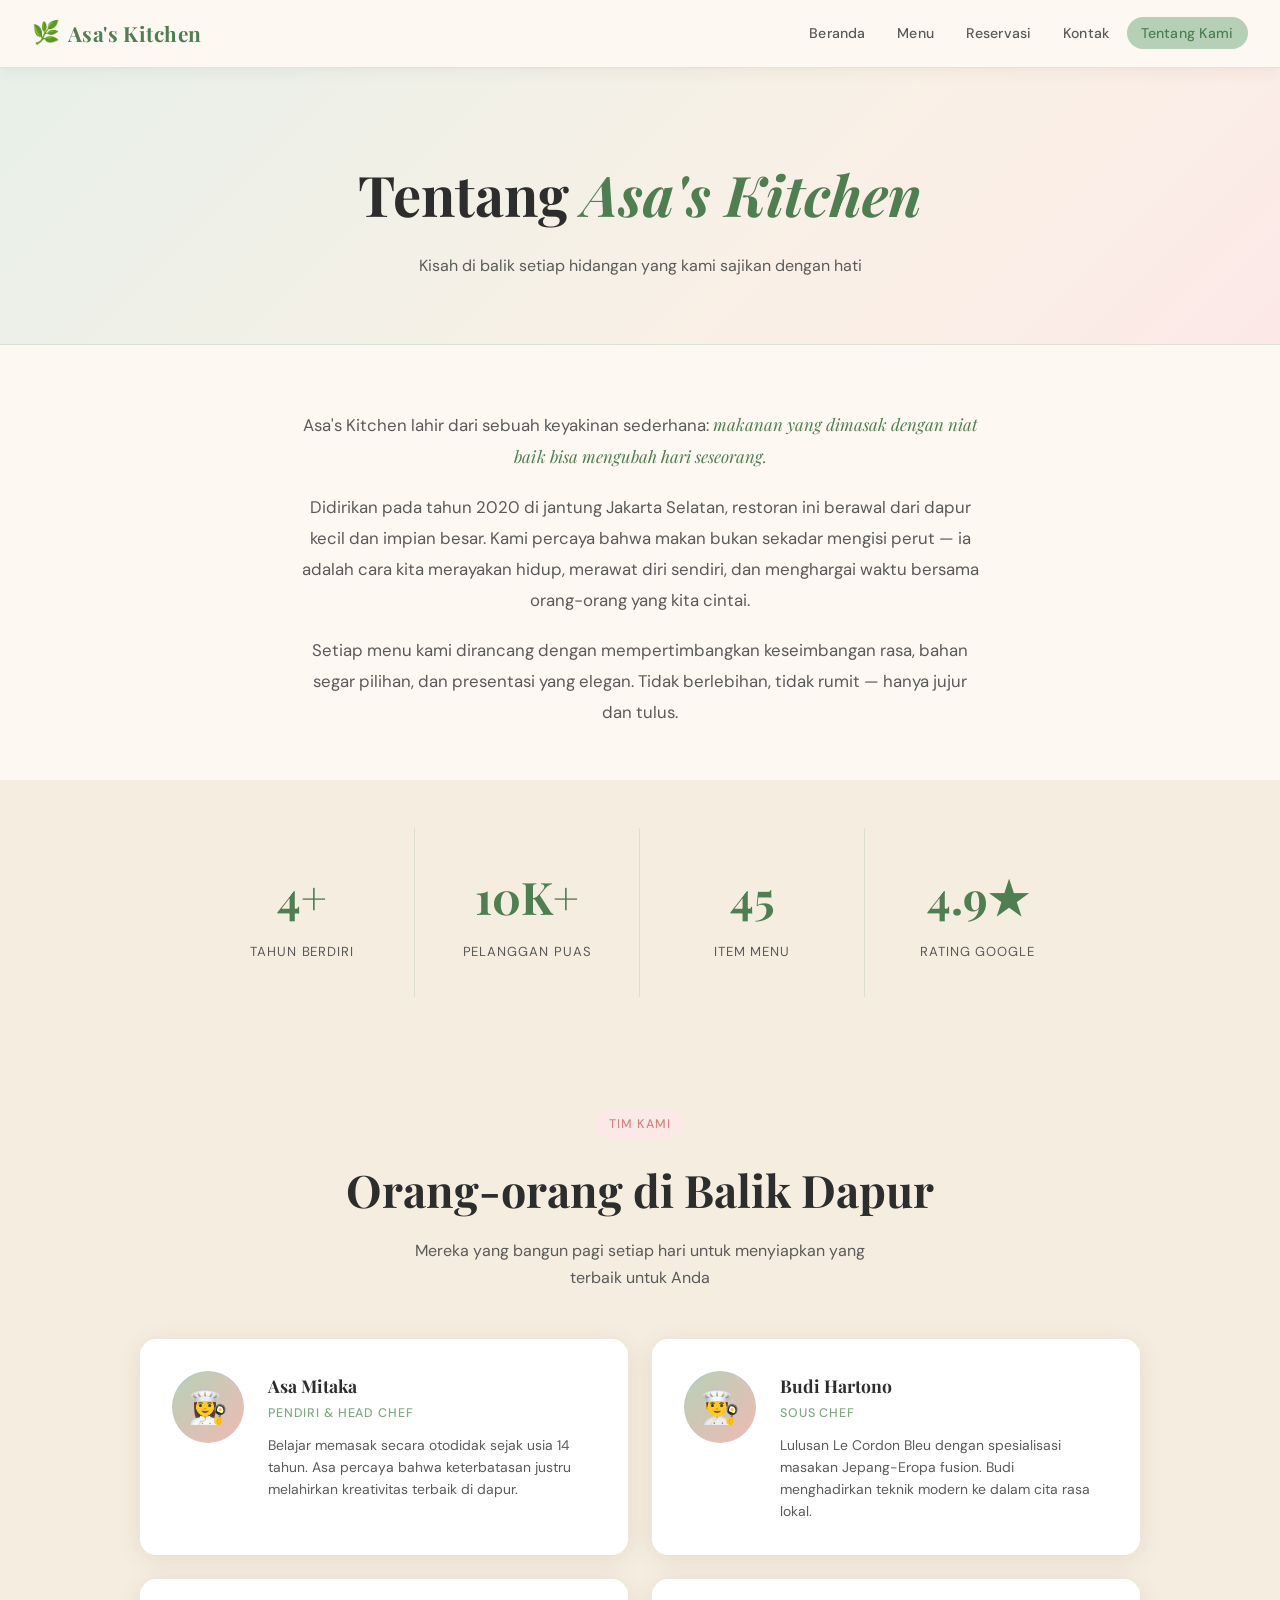
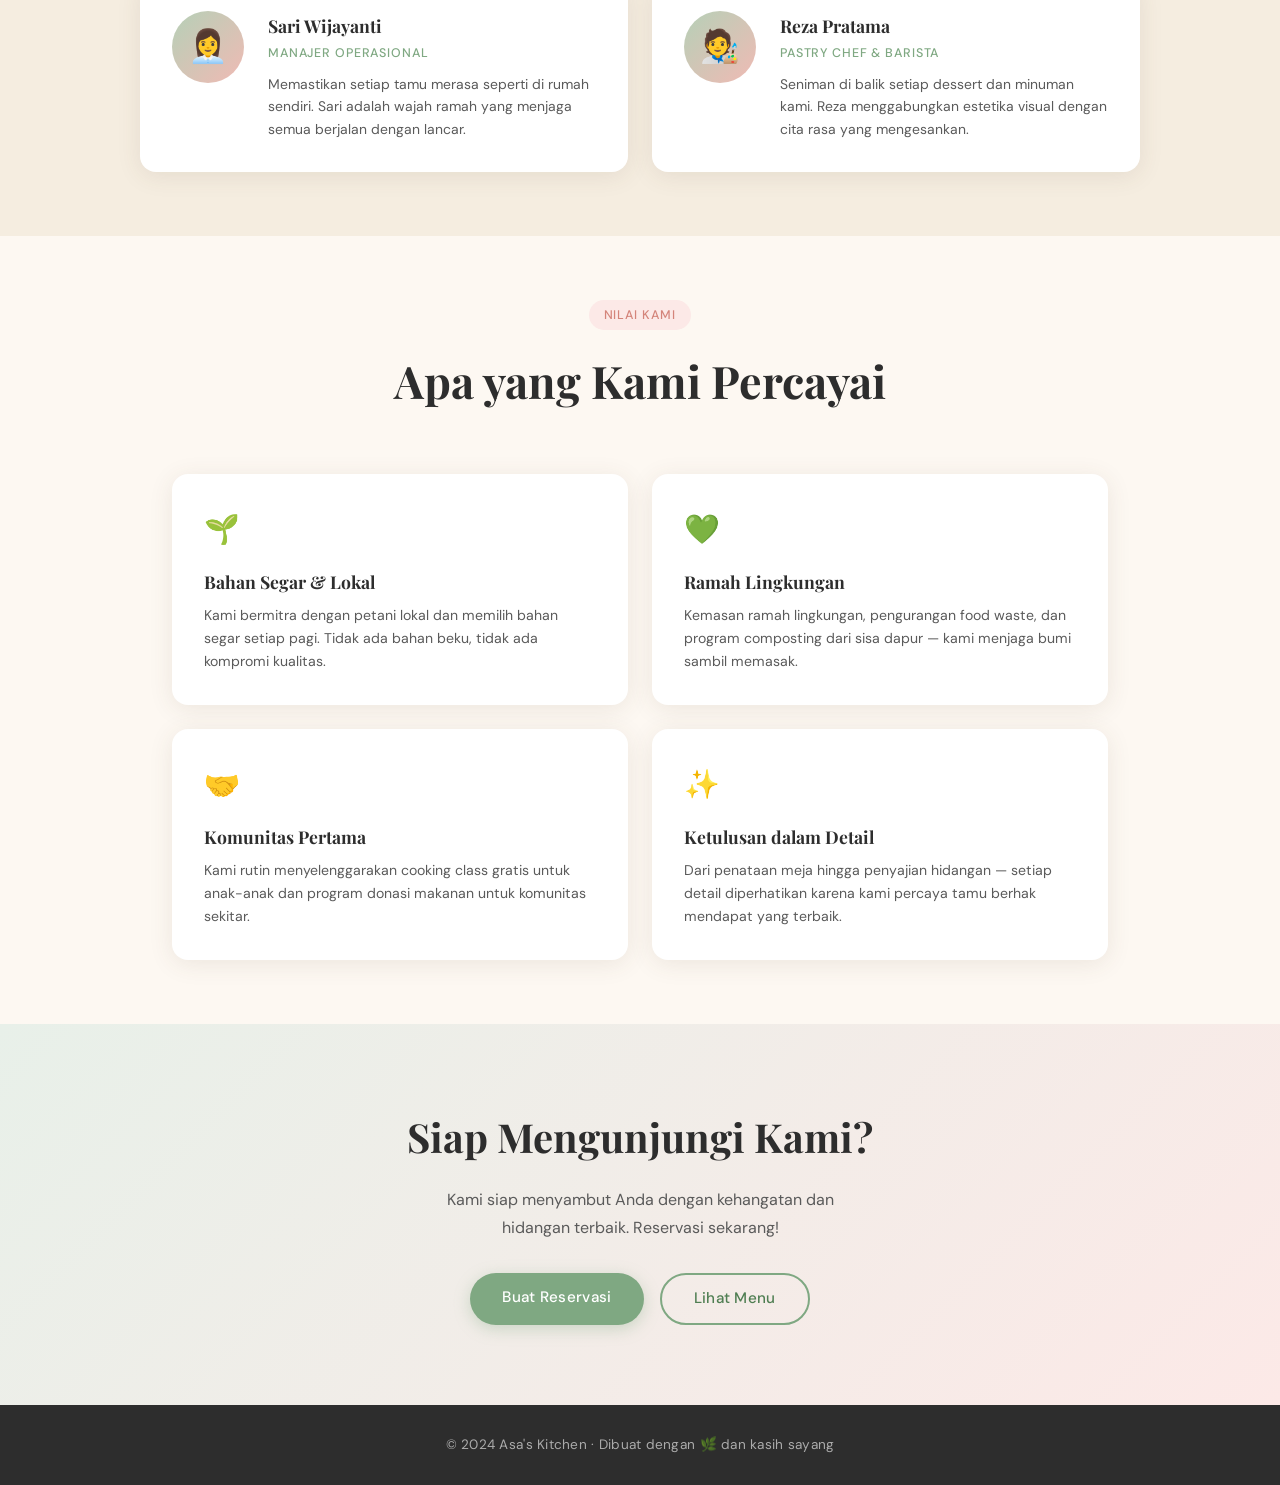
<file: tentang.html>
<!DOCTYPE html>
<html lang="id">
<head>
  <meta charset="UTF-8" />
  <meta name="viewport" content="width=device-width, initial-scale=1.0" />
  <title>Tentang Kami — Asa's Kitchen</title>
  <link rel="preconnect" href="https://fonts.googleapis.com" />
  <link href="https://fonts.googleapis.com/css2?family=Playfair+Display:ital,wght@0,400;0,700;1,400&family=DM+Sans:wght@300;400;500&display=swap" rel="stylesheet" />
  <link rel="stylesheet" href="style.css" />
</head>
<body>

  <nav class="navbar" id="navbar">
    <div class="nav-brand">
      <span class="nav-logo">🌿</span>
      <span class="nav-title">Asa's Kitchen</span>
    </div>
    <button class="nav-toggle" id="navToggle">☰</button>
    <ul class="nav-links" id="navLinks">
      <li><a href="index.html">Beranda</a></li>
      <li><a href="menu.html">Menu</a></li>
      <li><a href="reservasi.html">Reservasi</a></li>
      <li><a href="kontak.html">Kontak</a></li>
      <li><a href="tentang.html" class="active">Tentang Kami</a></li>
    </ul>
  </nav>

  <div class="page-hero">
    <h1>Tentang <em style="font-style:italic; color:var(--sage-dark)">Asa's Kitchen</em></h1>
    <p>Kisah di balik setiap hidangan yang kami sajikan dengan hati</p>
  </div>

  <!-- Intro -->
  <div class="tentang-intro">
    <p>
      Asa's Kitchen lahir dari sebuah keyakinan sederhana: <em style="font-family: var(--ff-display); color:var(--sage-dark);">makanan yang dimasak dengan niat baik bisa mengubah hari seseorang.</em>
    </p>
    <p>
      Didirikan pada tahun 2020 di jantung Jakarta Selatan, restoran ini berawal dari dapur kecil dan impian besar. Kami percaya bahwa makan bukan sekadar mengisi perut — ia adalah cara kita merayakan hidup, merawat diri sendiri, dan menghargai waktu bersama orang-orang yang kita cintai.
    </p>
    <p>
      Setiap menu kami dirancang dengan mempertimbangkan keseimbangan rasa, bahan segar pilihan, dan presentasi yang elegan. Tidak berlebihan, tidak rumit — hanya jujur dan tulus.
    </p>
  </div>

  <!-- Stats -->
  <div style="background: var(--cream-dark); padding: 3rem 2rem; text-align:center;">
    <div style="display:flex; flex-wrap:wrap; justify-content:center; gap:0; max-width:900px; margin:0 auto;">
      <div class="stat-item">
        <span class="stat-num">4+</span>
        <span class="stat-label">Tahun Berdiri</span>
      </div>
      <div class="stat-item">
        <span class="stat-num">10K+</span>
        <span class="stat-label">Pelanggan Puas</span>
      </div>
      <div class="stat-item">
        <span class="stat-num">45</span>
        <span class="stat-label">Item Menu</span>
      </div>
      <div class="stat-item">
        <span class="stat-num">4.9★</span>
        <span class="stat-label">Rating Google</span>
      </div>
    </div>
  </div>

  <!-- Team -->
  <div class="team-section">
    <div class="section-header">
      <span class="section-tag">Tim Kami</span>
      <h2>Orang-orang di Balik Dapur</h2>
      <p>Mereka yang bangun pagi setiap hari untuk menyiapkan yang terbaik untuk Anda</p>
    </div>

    <div class="team-cards">
      <div class="team-card">
        <div class="team-avatar">👩‍🍳</div>
        <div class="team-info">
          <h3>Asa Mitaka</h3>
          <div class="team-role">Pendiri & Head Chef</div>
          <p>Belajar memasak secara otodidak sejak usia 14 tahun. Asa percaya bahwa keterbatasan justru melahirkan kreativitas terbaik di dapur.</p>
        </div>
      </div>

      <div class="team-card">
        <div class="team-avatar">👨‍🍳</div>
        <div class="team-info">
          <h3>Budi Hartono</h3>
          <div class="team-role">Sous Chef</div>
          <p>Lulusan Le Cordon Bleu dengan spesialisasi masakan Jepang-Eropa fusion. Budi menghadirkan teknik modern ke dalam cita rasa lokal.</p>
        </div>
      </div>

      <div class="team-card">
        <div class="team-avatar">👩‍💼</div>
        <div class="team-info">
          <h3>Sari Wijayanti</h3>
          <div class="team-role">Manajer Operasional</div>
          <p>Memastikan setiap tamu merasa seperti di rumah sendiri. Sari adalah wajah ramah yang menjaga semua berjalan dengan lancar.</p>
        </div>
      </div>

      <div class="team-card">
        <div class="team-avatar">🧑‍🎨</div>
        <div class="team-info">
          <h3>Reza Pratama</h3>
          <div class="team-role">Pastry Chef & Barista</div>
          <p>Seniman di balik setiap dessert dan minuman kami. Reza menggabungkan estetika visual dengan cita rasa yang mengesankan.</p>
        </div>
      </div>
    </div>
  </div>

  <!-- Values -->
  <div class="values-section">
    <div class="section-header">
      <span class="section-tag">Nilai Kami</span>
      <h2>Apa yang Kami Percayai</h2>
    </div>

    <div class="values-grid">
      <div class="value-item">
        <span class="val-icon">🌱</span>
        <h3>Bahan Segar & Lokal</h3>
        <p>Kami bermitra dengan petani lokal dan memilih bahan segar setiap pagi. Tidak ada bahan beku, tidak ada kompromi kualitas.</p>
      </div>

      <div class="value-item">
        <span class="val-icon">💚</span>
        <h3>Ramah Lingkungan</h3>
        <p>Kemasan ramah lingkungan, pengurangan food waste, dan program composting dari sisa dapur — kami menjaga bumi sambil memasak.</p>
      </div>

      <div class="value-item">
        <span class="val-icon">🤝</span>
        <h3>Komunitas Pertama</h3>
        <p>Kami rutin menyelenggarakan cooking class gratis untuk anak-anak dan program donasi makanan untuk komunitas sekitar.</p>
      </div>

      <div class="value-item">
        <span class="val-icon">✨</span>
        <h3>Ketulusan dalam Detail</h3>
        <p>Dari penataan meja hingga penyajian hidangan — setiap detail diperhatikan karena kami percaya tamu berhak mendapat yang terbaik.</p>
      </div>
    </div>
  </div>

  <!-- CTA -->
  <section style="background: linear-gradient(135deg, #e8f0e9, #fce9e7); padding: 5rem 2rem; text-align:center;">
    <h2 style="font-family: var(--ff-display); font-size: clamp(1.6rem, 4vw, 2.5rem); margin-bottom: 1rem;">Siap Mengunjungi Kami?</h2>
    <p style="color: var(--ink-soft); max-width: 450px; margin: 0 auto 2rem; font-size:1rem; line-height:1.7;">Kami siap menyambut Anda dengan kehangatan dan hidangan terbaik. Reservasi sekarang!</p>
    <div style="display:flex; gap:1rem; justify-content:center; flex-wrap:wrap;">
      <a href="reservasi.html" class="btn-primary">Buat Reservasi</a>
      <a href="menu.html" class="btn-outline">Lihat Menu</a>
    </div>
  </section>

  <footer class="footer">
    <p>© 2024 Asa's Kitchen · Dibuat dengan 🌿 dan kasih sayang</p>
  </footer>

  <style>
    .stat-item {
      flex: 1 1 200px;
      padding: 2rem 1rem;
      border-right: 1px solid rgba(127,168,130,0.2);
      text-align: center;
    }
    .stat-item:last-child { border-right: none; }
    .stat-num {
      display: block;
      font-family: var(--ff-display);
      font-size: 2.8rem;
      font-weight: 700;
      color: var(--sage-dark);
      margin-bottom: 0.3rem;
    }
    .stat-label {
      font-size: 0.82rem;
      text-transform: uppercase;
      letter-spacing: 0.07em;
      color: var(--ink-soft);
    }
    @media (max-width: 700px) {
      .stat-item { border-right: none; border-bottom: 1px solid rgba(127,168,130,0.2); padding: 1.5rem 1rem; }
      .stat-item:last-child { border-bottom: none; }
    }
  </style>

  <script src="main.js"></script>
</body>
</html>
</file>
<file: style.css>
/* ============================================
   ASA'S KITCHEN — Global Stylesheet
   Tema: Asa Mitaka (soft, warm, refined)
   ============================================ */

@import url('https://fonts.googleapis.com/css2?family=Playfair+Display:ital,wght@0,400;0,700;1,400&family=DM+Sans:wght@300;400;500&display=swap');

/* ---- CSS VARIABLES ---- */
:root {
  --cream:      #fdf8f2;
  --cream-dark: #f5ede0;
  --sage:       #7fa882;
  --sage-light: #b5d0b7;
  --sage-dark:  #4f7e52;
  --rose:       #d4847a;
  --rose-light: #f0bab4;
  --rose-pale:  #fce9e7;
  --gold:       #c9a84c;
  --gold-light: #f2e0a8;
  --ink:        #2d2d2d;
  --ink-soft:   #5a5a5a;
  --ink-mute:   #8a8a8a;
  --white:      #ffffff;
  --shadow:     0 4px 24px rgba(90, 70, 50, 0.10);
  --shadow-hover: 0 12px 40px rgba(90, 70, 50, 0.18);
  --radius:     16px;
  --radius-sm:  8px;
  --ff-display: 'Playfair Display', serif;
  --ff-body:    'DM Sans', sans-serif;
  --transition: all 0.32s cubic-bezier(0.4, 0, 0.2, 1);
}

/* ---- RESET & BASE ---- */
*, *::before, *::after { box-sizing: border-box; margin: 0; padding: 0; }

html { scroll-behavior: smooth; }

body {
  font-family: var(--ff-body);
  background: var(--cream);
  color: var(--ink);
  line-height: 1.65;
  overflow-x: hidden;
}

a { text-decoration: none; color: inherit; }
ul { list-style: none; }
img { max-width: 100%; }

/* ============================================
   NAVBAR
   ============================================ */
.navbar {
  position: sticky;
  top: 0;
  z-index: 1000;
  background: rgba(253, 248, 242, 0.92);
  backdrop-filter: blur(12px);
  -webkit-backdrop-filter: blur(12px);
  border-bottom: 1px solid rgba(127, 168, 130, 0.25);
  padding: 0 2rem;
  display: flex;
  align-items: center;
  justify-content: space-between;
  height: 68px;
  box-shadow: 0 2px 16px rgba(90, 70, 50, 0.07);
  transition: var(--transition);
}

.navbar.scrolled {
  box-shadow: 0 4px 24px rgba(90, 70, 50, 0.14);
}

.nav-brand {
  display: flex;
  align-items: center;
  gap: 0.5rem;
}

.nav-logo { font-size: 1.4rem; }

.nav-title {
  font-family: var(--ff-display);
  font-size: 1.3rem;
  color: var(--sage-dark);
  font-weight: 700;
  letter-spacing: 0.02em;
}

.nav-links {
  display: flex;
  align-items: center;
  gap: 0.2rem;
}

.nav-links a {
  font-size: 0.88rem;
  font-weight: 500;
  color: var(--ink-soft);
  padding: 0.45rem 0.9rem;
  border-radius: 50px;
  transition: var(--transition);
  letter-spacing: 0.01em;
}

.nav-links a:hover,
.nav-links a.active {
  background: var(--sage-light);
  color: var(--sage-dark);
}

.nav-toggle {
  display: none;
  background: none;
  border: none;
  font-size: 1.5rem;
  cursor: pointer;
  color: var(--sage-dark);
  padding: 0.3rem;
}

/* ============================================
   BUTTONS
   ============================================ */
.btn-primary {
  display: inline-block;
  background: var(--sage);
  color: var(--white);
  padding: 0.75rem 2rem;
  border-radius: 50px;
  font-weight: 500;
  font-size: 0.95rem;
  letter-spacing: 0.02em;
  transition: var(--transition);
  box-shadow: 0 4px 16px rgba(127, 168, 130, 0.35);
}
.btn-primary:hover {
  background: var(--sage-dark);
  transform: translateY(-2px);
  box-shadow: 0 8px 24px rgba(127, 168, 130, 0.45);
}

.btn-outline {
  display: inline-block;
  border: 2px solid var(--sage);
  color: var(--sage-dark);
  padding: 0.72rem 2rem;
  border-radius: 50px;
  font-weight: 500;
  font-size: 0.95rem;
  letter-spacing: 0.02em;
  transition: var(--transition);
}
.btn-outline:hover {
  background: var(--sage-light);
  transform: translateY(-2px);
}

/* ============================================
   HERO
   ============================================ */
.hero {
  position: relative;
  min-height: 88vh;
  display: flex;
  flex-direction: column;
  justify-content: center;
  align-items: center;
  text-align: center;
  padding: 5rem 2rem 4rem;
  background: radial-gradient(ellipse 80% 60% at 50% 30%, #f0e8d8 0%, var(--cream) 70%);
  overflow: hidden;
}

.hero::before {
  content: '';
  position: absolute;
  inset: 0;
  background: url("data:image/svg+xml,%3Csvg width='60' height='60' viewBox='0 0 60 60' xmlns='http://www.w3.org/2000/svg'%3E%3Ccircle cx='30' cy='30' r='1.5' fill='%237fa882' opacity='0.12'/%3E%3C/svg%3E");
  pointer-events: none;
}

.hero-badge {
  display: inline-block;
  background: var(--gold-light);
  color: var(--gold);
  font-size: 0.8rem;
  font-weight: 500;
  padding: 0.35rem 1rem;
  border-radius: 50px;
  letter-spacing: 0.06em;
  text-transform: uppercase;
  margin-bottom: 1.8rem;
  border: 1px solid rgba(201, 168, 76, 0.3);
}

.hero-title {
  font-family: var(--ff-display);
  font-size: clamp(2.8rem, 7vw, 5.5rem);
  font-weight: 700;
  line-height: 1.12;
  color: var(--ink);
  margin-bottom: 1.4rem;
  letter-spacing: -0.01em;
}

.hero-title em {
  font-style: italic;
  color: var(--sage-dark);
}

.hero-sub {
  max-width: 540px;
  font-size: 1.05rem;
  color: var(--ink-soft);
  line-height: 1.75;
  margin-bottom: 2.4rem;
}

.hero-cta {
  display: flex;
  gap: 1rem;
  flex-wrap: wrap;
  justify-content: center;
}

.hero-deco {
  position: absolute;
  font-size: 5rem;
  opacity: 0.12;
  pointer-events: none;
  animation: floatDeco 6s ease-in-out infinite;
}

.deco-leaf  { top: 12%; left: 6%; animation-delay: 0s; }
.deco-flower { bottom: 15%; right: 6%; animation-delay: 2.5s; font-size: 4rem; }

@keyframes floatDeco {
  0%, 100% { transform: translateY(0) rotate(0deg); }
  50% { transform: translateY(-18px) rotate(8deg); }
}

/* ============================================
   SECTION BASE
   ============================================ */
.section {
  padding: 5rem 2rem;
  max-width: 1200px;
  margin: 0 auto;
}

.section-header {
  text-align: center;
  margin-bottom: 3.5rem;
}

.section-tag {
  display: inline-block;
  background: var(--rose-pale);
  color: var(--rose);
  font-size: 0.78rem;
  font-weight: 500;
  padding: 0.3rem 0.9rem;
  border-radius: 50px;
  text-transform: uppercase;
  letter-spacing: 0.08em;
  margin-bottom: 0.9rem;
}

.section-header h2 {
  font-family: var(--ff-display);
  font-size: clamp(1.8rem, 4vw, 2.8rem);
  color: var(--ink);
  margin-bottom: 0.7rem;
}

.section-header p {
  color: var(--ink-soft);
  font-size: 1rem;
  max-width: 500px;
  margin: 0 auto;
}

/* ============================================
   CARDS FLEX
   ============================================ */
.cards-flex {
  display: flex;
  flex-wrap: wrap;
  gap: 1.5rem;
  justify-content: center;
}

.card {
  width: calc(50% - 0.75rem);
  background: var(--white);
  border-radius: var(--radius);
  box-shadow: var(--shadow);
  overflow: hidden;
  transition: var(--transition);
  cursor: pointer;
}

.card:hover {
  transform: translateY(-8px) scale(1.015);
  box-shadow: var(--shadow-hover);
}

.card-img-wrap {
  position: relative;
}

.card-img {
  height: 180px;
  display: flex;
  align-items: center;
  justify-content: center;
  font-size: 4rem;
}

.card-badge {
  position: absolute;
  top: 12px;
  right: 12px;
  background: var(--rose);
  color: var(--white);
  font-size: 0.72rem;
  font-weight: 500;
  padding: 0.25rem 0.7rem;
  border-radius: 50px;
  text-transform: uppercase;
  letter-spacing: 0.05em;
}

.card-badge.new {
  background: var(--sage);
}

.card-body {
  padding: 1.4rem 1.5rem 1.6rem;
}

.card-cat {
  font-size: 0.75rem;
  font-weight: 500;
  color: var(--sage);
  text-transform: uppercase;
  letter-spacing: 0.08em;
  margin-bottom: 0.4rem;
}

.card-title {
  font-family: var(--ff-display);
  font-size: 1.25rem;
  color: var(--ink);
  margin-bottom: 0.6rem;
}

.card-desc {
  font-size: 0.88rem;
  color: var(--ink-soft);
  line-height: 1.6;
  margin-bottom: 1.2rem;
}

.card-footer {
  display: flex;
  align-items: center;
  justify-content: space-between;
}

.card-price {
  font-family: var(--ff-display);
  font-size: 1.1rem;
  font-weight: 700;
  color: var(--sage-dark);
}

.card-btn {
  background: var(--cream-dark);
  color: var(--sage-dark);
  font-size: 0.82rem;
  font-weight: 500;
  padding: 0.45rem 1.1rem;
  border-radius: 50px;
  transition: var(--transition);
  border: 1px solid var(--sage-light);
}

.card-btn:hover {
  background: var(--sage);
  color: var(--white);
  border-color: var(--sage);
}

/* ============================================
   QUOTE BANNER
   ============================================ */
.quote-banner {
  background: linear-gradient(135deg, #e8f0e9 0%, #f9f0e6 100%);
  border-top: 1px solid rgba(127, 168, 130, 0.2);
  border-bottom: 1px solid rgba(127, 168, 130, 0.2);
  padding: 4rem 2rem;
  text-align: center;
}

.quote-banner blockquote {
  font-family: var(--ff-display);
  font-size: clamp(1.2rem, 3vw, 1.75rem);
  color: var(--ink);
  font-style: italic;
  max-width: 680px;
  margin: 0 auto 1rem;
  line-height: 1.6;
}

.quote-banner blockquote em {
  color: var(--sage-dark);
  font-style: normal;
}

.quote-banner cite {
  font-size: 0.85rem;
  color: var(--ink-mute);
  font-style: normal;
  letter-spacing: 0.04em;
}

/* ============================================
   INFO STRIP
   ============================================ */
.info-strip {
  display: flex;
  flex-wrap: wrap;
  justify-content: center;
  gap: 0;
  background: var(--white);
  border-top: 1px solid var(--cream-dark);
  border-bottom: 1px solid var(--cream-dark);
}

.info-item {
  flex: 1 1 200px;
  display: flex;
  align-items: center;
  gap: 1rem;
  padding: 2rem 2.5rem;
  border-right: 1px solid var(--cream-dark);
}

.info-item:last-child { border-right: none; }

.info-icon { font-size: 1.7rem; }

.info-item strong {
  display: block;
  font-size: 0.8rem;
  text-transform: uppercase;
  letter-spacing: 0.07em;
  color: var(--sage-dark);
  margin-bottom: 0.2rem;
}

.info-item p {
  font-size: 0.9rem;
  color: var(--ink-soft);
}

/* ============================================
   FOOTER
   ============================================ */
.footer {
  background: var(--ink);
  color: rgba(255,255,255,0.6);
  text-align: center;
  padding: 1.8rem 2rem;
  font-size: 0.85rem;
  letter-spacing: 0.02em;
}

/* ============================================
   PAGE HERO (sub-pages)
   ============================================ */
.page-hero {
  background: linear-gradient(135deg, #e8f0e9 0%, #f9f0e6 60%, #fce9e7 100%);
  padding: 5rem 2rem 4rem;
  text-align: center;
  border-bottom: 1px solid rgba(127, 168, 130, 0.2);
}

.page-hero h1 {
  font-family: var(--ff-display);
  font-size: clamp(2rem, 5vw, 3.5rem);
  color: var(--ink);
  margin-bottom: 0.8rem;
}

.page-hero p {
  font-size: 1rem;
  color: var(--ink-soft);
  max-width: 500px;
  margin: 0 auto;
}

/* ============================================
   MENU PAGE
   ============================================ */
.menu-tabs {
  display: flex;
  justify-content: center;
  flex-wrap: wrap;
  gap: 0.5rem;
  margin-bottom: 3rem;
}

.tab-btn {
  padding: 0.55rem 1.4rem;
  border-radius: 50px;
  border: 2px solid var(--sage-light);
  background: transparent;
  color: var(--ink-soft);
  font-family: var(--ff-body);
  font-size: 0.88rem;
  font-weight: 500;
  cursor: pointer;
  transition: var(--transition);
}

.tab-btn:hover,
.tab-btn.active {
  background: var(--sage);
  color: var(--white);
  border-color: var(--sage);
}

.menu-category { display: none; }
.menu-category.visible { display: flex; flex-wrap: wrap; gap: 1.5rem; justify-content: center; }

/* ============================================
   RESERVASI PAGE
   ============================================ */
.reservasi-wrap {
  display: flex;
  flex-wrap: wrap;
  gap: 3rem;
  align-items: flex-start;
  max-width: 1000px;
  margin: 0 auto;
  padding: 4rem 2rem;
}

.reservasi-info { flex: 1 1 280px; }
.reservasi-info h2 {
  font-family: var(--ff-display);
  font-size: 1.8rem;
  margin-bottom: 1rem;
  color: var(--ink);
}
.reservasi-info p {
  color: var(--ink-soft);
  font-size: 0.95rem;
  line-height: 1.75;
  margin-bottom: 1.5rem;
}

.schedule-list { list-style: none; }
.schedule-list li {
  display: flex;
  justify-content: space-between;
  padding: 0.7rem 0;
  border-bottom: 1px solid var(--cream-dark);
  font-size: 0.92rem;
}
.schedule-list li span:last-child { color: var(--sage-dark); font-weight: 500; }

.reservasi-form {
  flex: 1 1 360px;
  background: var(--white);
  border-radius: var(--radius);
  padding: 2.5rem 2rem;
  box-shadow: var(--shadow);
}

.reservasi-form h3 {
  font-family: var(--ff-display);
  font-size: 1.4rem;
  margin-bottom: 1.5rem;
  color: var(--ink);
}

.form-group {
  margin-bottom: 1.2rem;
}

.form-group label {
  display: block;
  font-size: 0.82rem;
  font-weight: 500;
  color: var(--ink-soft);
  text-transform: uppercase;
  letter-spacing: 0.06em;
  margin-bottom: 0.4rem;
}

.form-group input,
.form-group select,
.form-group textarea {
  width: 100%;
  padding: 0.75rem 1rem;
  border: 1.5px solid var(--cream-dark);
  border-radius: var(--radius-sm);
  background: var(--cream);
  font-family: var(--ff-body);
  font-size: 0.92rem;
  color: var(--ink);
  transition: var(--transition);
  outline: none;
}

.form-group input:focus,
.form-group select:focus,
.form-group textarea:focus {
  border-color: var(--sage);
  background: var(--white);
  box-shadow: 0 0 0 3px rgba(127, 168, 130, 0.15);
}

.form-group textarea { resize: vertical; min-height: 100px; }

.form-row {
  display: flex;
  gap: 1rem;
}
.form-row .form-group { flex: 1; }

.form-submit {
  width: 100%;
  padding: 0.85rem;
  background: var(--sage);
  color: var(--white);
  border: none;
  border-radius: 50px;
  font-family: var(--ff-body);
  font-size: 1rem;
  font-weight: 500;
  cursor: pointer;
  transition: var(--transition);
  margin-top: 0.5rem;
}

.form-submit:hover {
  background: var(--sage-dark);
  transform: translateY(-2px);
}

/* ============================================
   KONTAK PAGE
   ============================================ */
.kontak-grid {
  display: flex;
  flex-wrap: wrap;
  gap: 1.5rem;
  max-width: 900px;
  margin: 4rem auto;
  padding: 0 2rem;
  justify-content: center;
}

.kontak-card {
  flex: 1 1 calc(50% - 0.75rem);
  background: var(--white);
  border-radius: var(--radius);
  padding: 2rem;
  box-shadow: var(--shadow);
  text-align: center;
  transition: var(--transition);
}

.kontak-card:hover {
  transform: translateY(-6px);
  box-shadow: var(--shadow-hover);
}

.kontak-icon {
  font-size: 2.2rem;
  margin-bottom: 1rem;
  display: block;
}

.kontak-card h3 {
  font-family: var(--ff-display);
  font-size: 1.15rem;
  color: var(--ink);
  margin-bottom: 0.5rem;
}

.kontak-card p {
  font-size: 0.9rem;
  color: var(--ink-soft);
  line-height: 1.6;
}

.kontak-card a {
  color: var(--sage-dark);
  font-weight: 500;
}

.map-placeholder {
  max-width: 900px;
  margin: 0 auto 4rem;
  padding: 0 2rem;
}

.map-placeholder .map-box {
  background: linear-gradient(135deg, #e8f0e9 0%, #f9f0e6 100%);
  border-radius: var(--radius);
  height: 300px;
  display: flex;
  align-items: center;
  justify-content: center;
  border: 2px dashed var(--sage-light);
  flex-direction: column;
  gap: 0.8rem;
  color: var(--ink-soft);
  font-size: 0.95rem;
}

.map-box .map-icon { font-size: 3rem; }

/* ============================================
   TENTANG PAGE
   ============================================ */
.tentang-intro {
  max-width: 750px;
  margin: 0 auto;
  padding: 4rem 2rem 2rem;
  text-align: center;
}

.tentang-intro p {
  font-size: 1.05rem;
  color: var(--ink-soft);
  line-height: 1.85;
  margin-bottom: 1.2rem;
}

.team-section {
  background: var(--cream-dark);
  padding: 4rem 2rem;
}

.team-section .section-header { margin-bottom: 3rem; }

.team-cards {
  display: flex;
  flex-wrap: wrap;
  gap: 1.5rem;
  justify-content: center;
  max-width: 1000px;
  margin: 0 auto;
}

.team-card {
  width: calc(50% - 0.75rem);
  background: var(--white);
  border-radius: var(--radius);
  padding: 2rem;
  box-shadow: var(--shadow);
  display: flex;
  gap: 1.5rem;
  align-items: flex-start;
  transition: var(--transition);
}

.team-card:hover {
  transform: translateY(-6px);
  box-shadow: var(--shadow-hover);
}

.team-avatar {
  width: 72px;
  height: 72px;
  border-radius: 50%;
  background: linear-gradient(135deg, var(--sage-light), var(--rose-light));
  display: flex;
  align-items: center;
  justify-content: center;
  font-size: 2rem;
  flex-shrink: 0;
}

.team-info h3 {
  font-family: var(--ff-display);
  font-size: 1.1rem;
  color: var(--ink);
  margin-bottom: 0.2rem;
}

.team-role {
  font-size: 0.78rem;
  text-transform: uppercase;
  letter-spacing: 0.07em;
  color: var(--sage);
  font-weight: 500;
  margin-bottom: 0.6rem;
}

.team-info p {
  font-size: 0.87rem;
  color: var(--ink-soft);
  line-height: 1.6;
}

.values-section {
  padding: 4rem 2rem;
  max-width: 1000px;
  margin: 0 auto;
}

.values-grid {
  display: flex;
  flex-wrap: wrap;
  gap: 1.5rem;
  justify-content: center;
}

.value-item {
  flex: 1 1 calc(50% - 0.75rem);
  padding: 2rem;
  border-radius: var(--radius);
  background: var(--white);
  box-shadow: var(--shadow);
  transition: var(--transition);
}

.value-item:hover {
  transform: translateY(-5px);
  box-shadow: var(--shadow-hover);
}

.value-item .val-icon { font-size: 1.8rem; margin-bottom: 0.8rem; display: block; }

.value-item h3 {
  font-family: var(--ff-display);
  font-size: 1.1rem;
  color: var(--ink);
  margin-bottom: 0.5rem;
}

.value-item p {
  font-size: 0.88rem;
  color: var(--ink-soft);
  line-height: 1.65;
}

/* ============================================
   TOAST NOTIFICATION
   ============================================ */
.toast {
  position: fixed;
  bottom: 2rem;
  right: 2rem;
  background: var(--sage-dark);
  color: var(--white);
  padding: 0.9rem 1.5rem;
  border-radius: var(--radius-sm);
  font-size: 0.92rem;
  box-shadow: 0 8px 24px rgba(79, 126, 82, 0.4);
  transform: translateY(80px);
  opacity: 0;
  transition: var(--transition);
  z-index: 9999;
}

.toast.show {
  transform: translateY(0);
  opacity: 1;
}

/* ============================================
   RESPONSIVE — MOBILE (≤700px)
   ============================================ */
@media (max-width: 700px) {
  /* Navbar */
  .nav-links {
    display: none;
    position: absolute;
    top: 68px;
    left: 0;
    right: 0;
    background: var(--cream);
    border-bottom: 1px solid var(--cream-dark);
    flex-direction: column;
    padding: 1rem 2rem;
    gap: 0.3rem;
    box-shadow: 0 8px 20px rgba(90, 70, 50, 0.1);
  }

  .nav-links.open { display: flex; }
  .nav-links a { display: block; padding: 0.6rem 1rem; }
  .nav-toggle { display: block; }

  /* Cards */
  .card,
  .kontak-card,
  .team-card,
  .value-item {
    width: 90%;
    flex: 0 0 90%;
  }

  .cards-flex,
  .kontak-grid,
  .team-cards,
  .values-grid {
    flex-direction: column;
    align-items: center;
  }

  /* Hero */
  .hero { min-height: auto; padding: 4rem 1.5rem 3rem; }

  /* Info strip */
  .info-strip { flex-direction: column; }
  .info-item { border-right: none; border-bottom: 1px solid var(--cream-dark); padding: 1.5rem 2rem; }
  .info-item:last-child { border-bottom: none; }

  /* Forms */
  .form-row { flex-direction: column; }
  .reservasi-wrap { flex-direction: column; padding: 2.5rem 1.5rem; }
}
</file>
